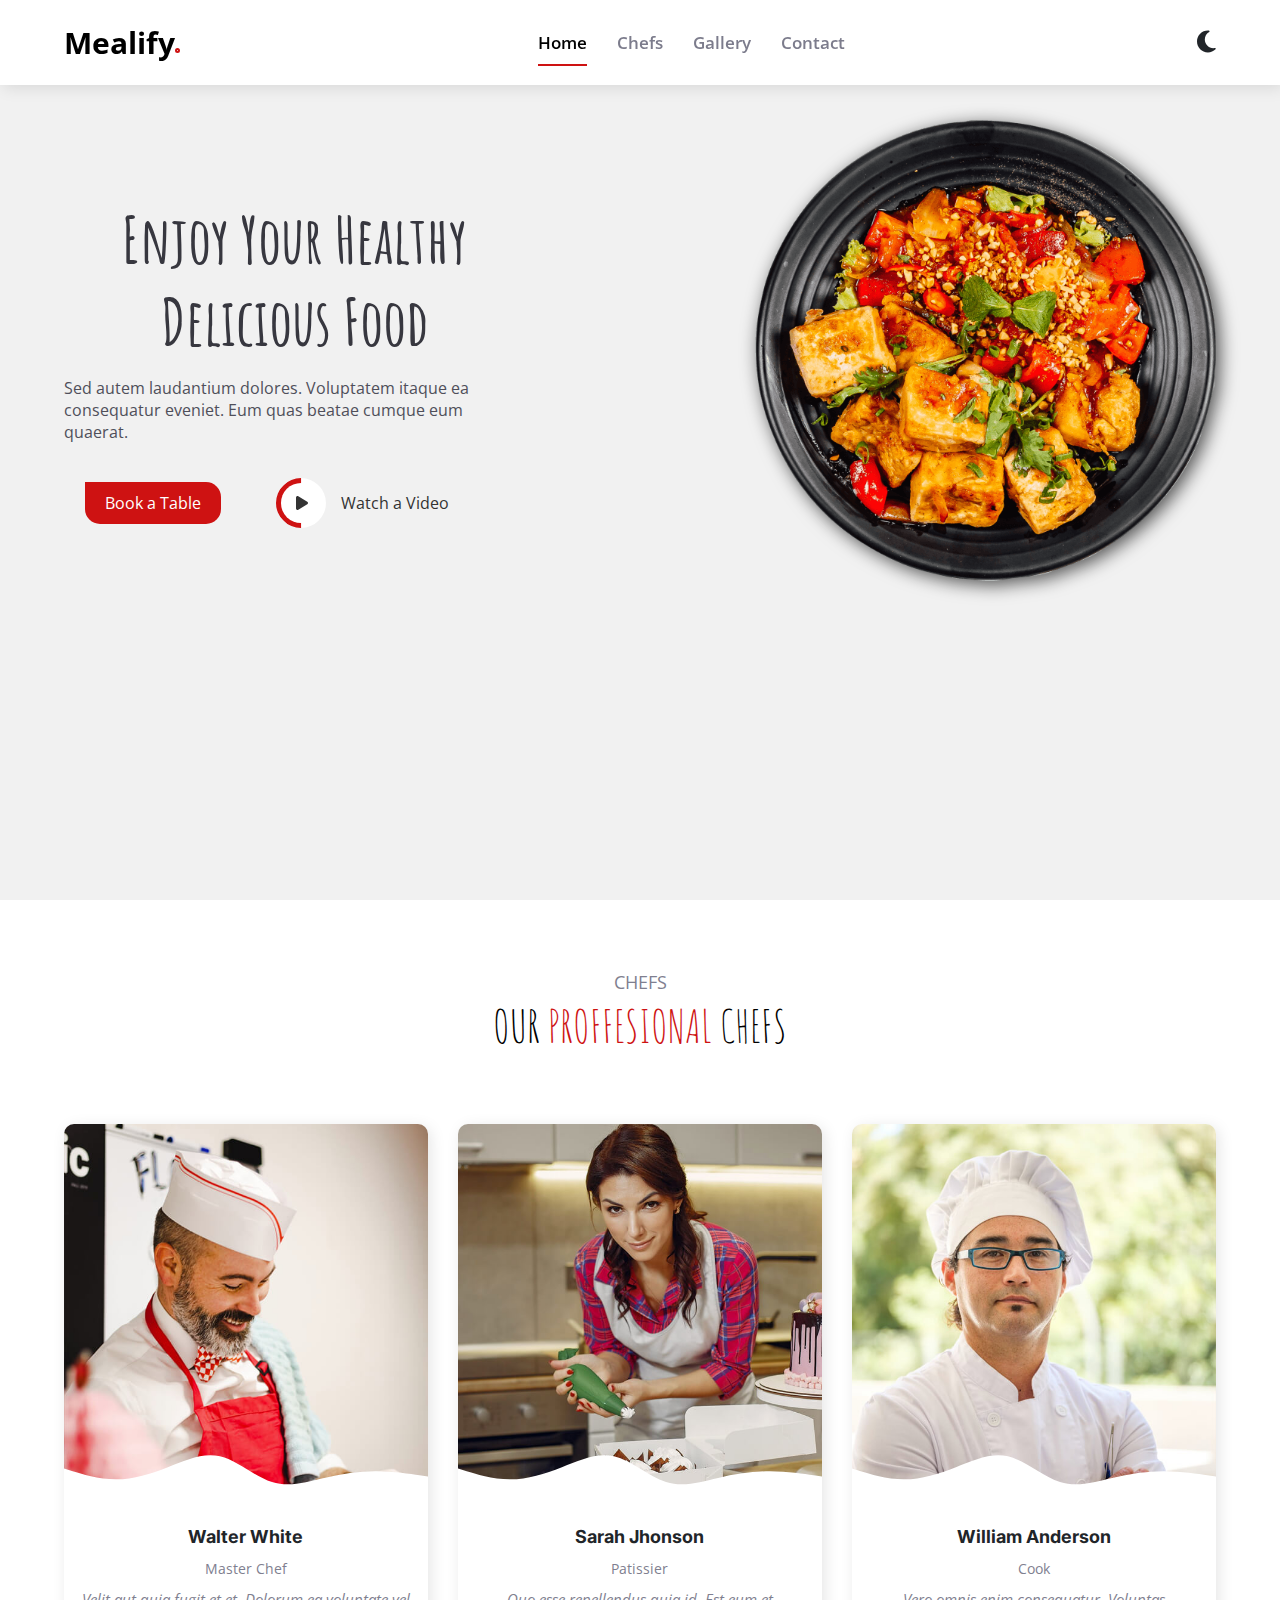
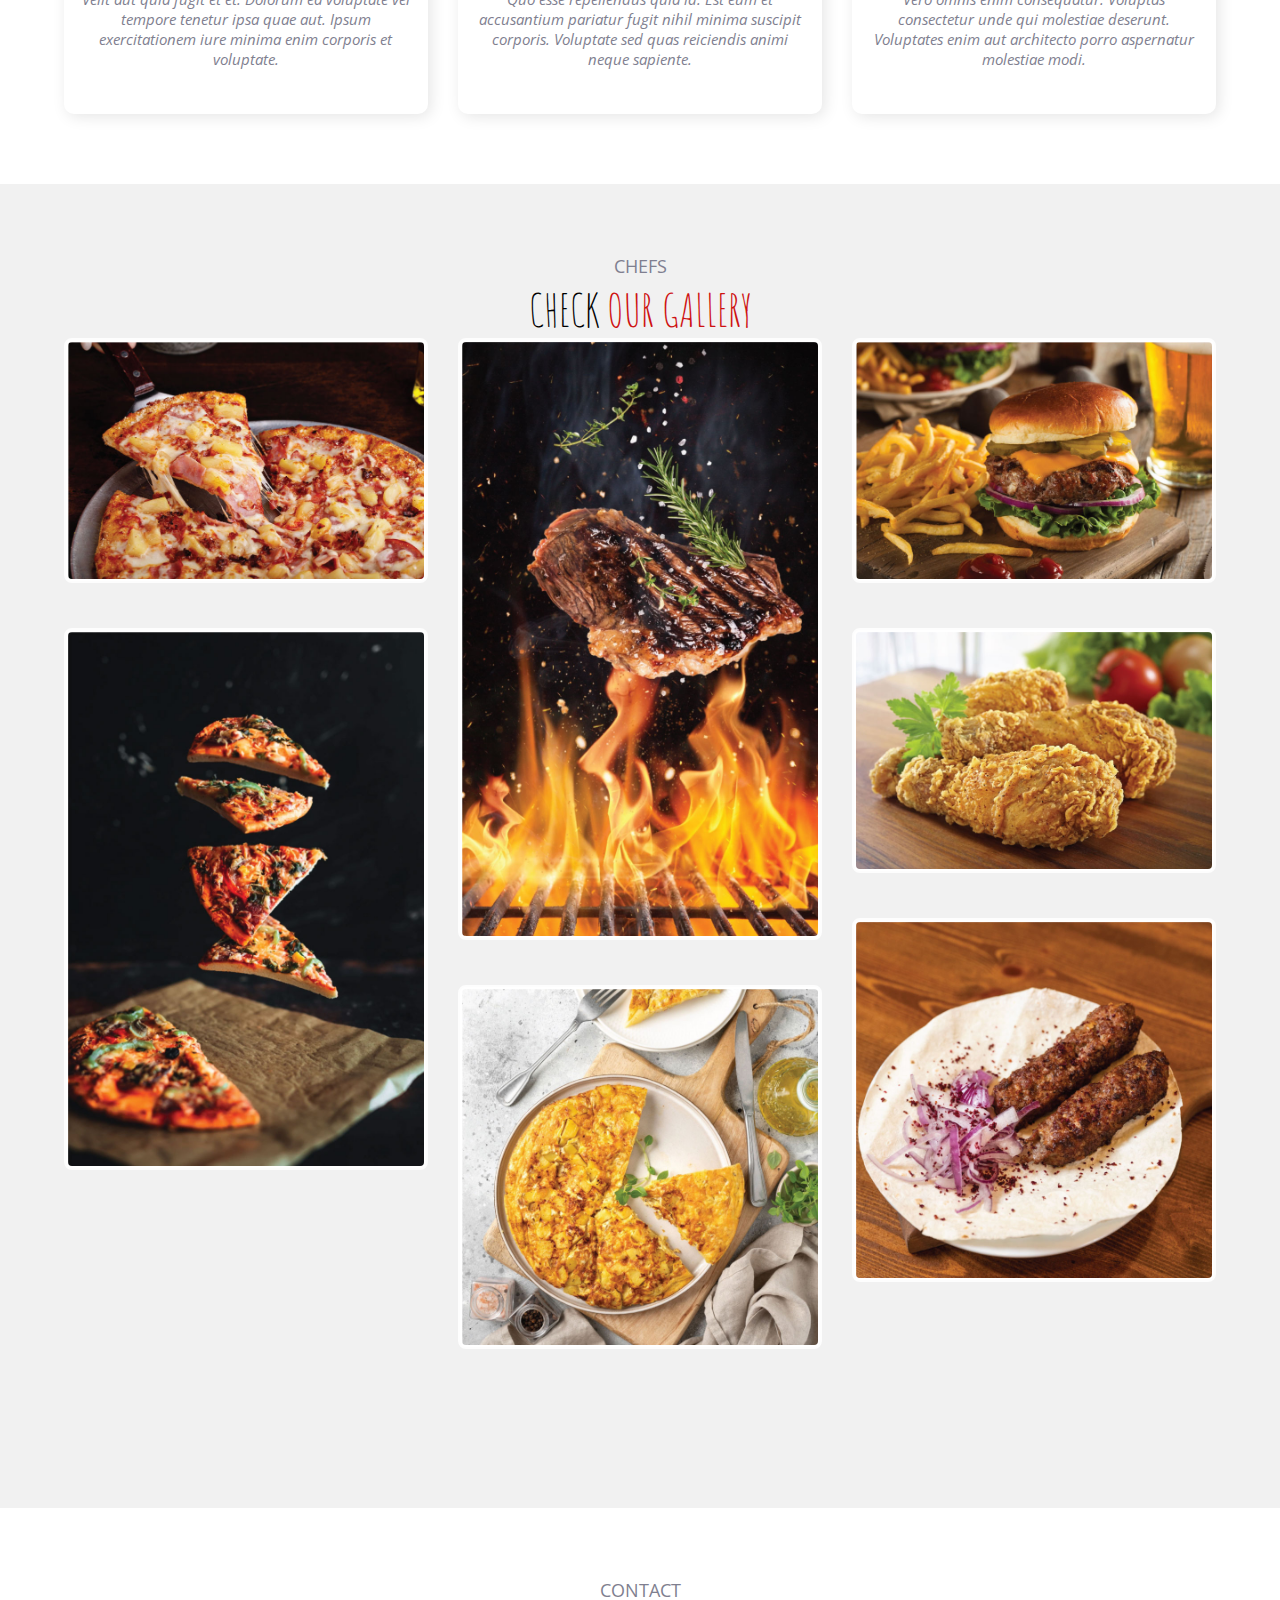
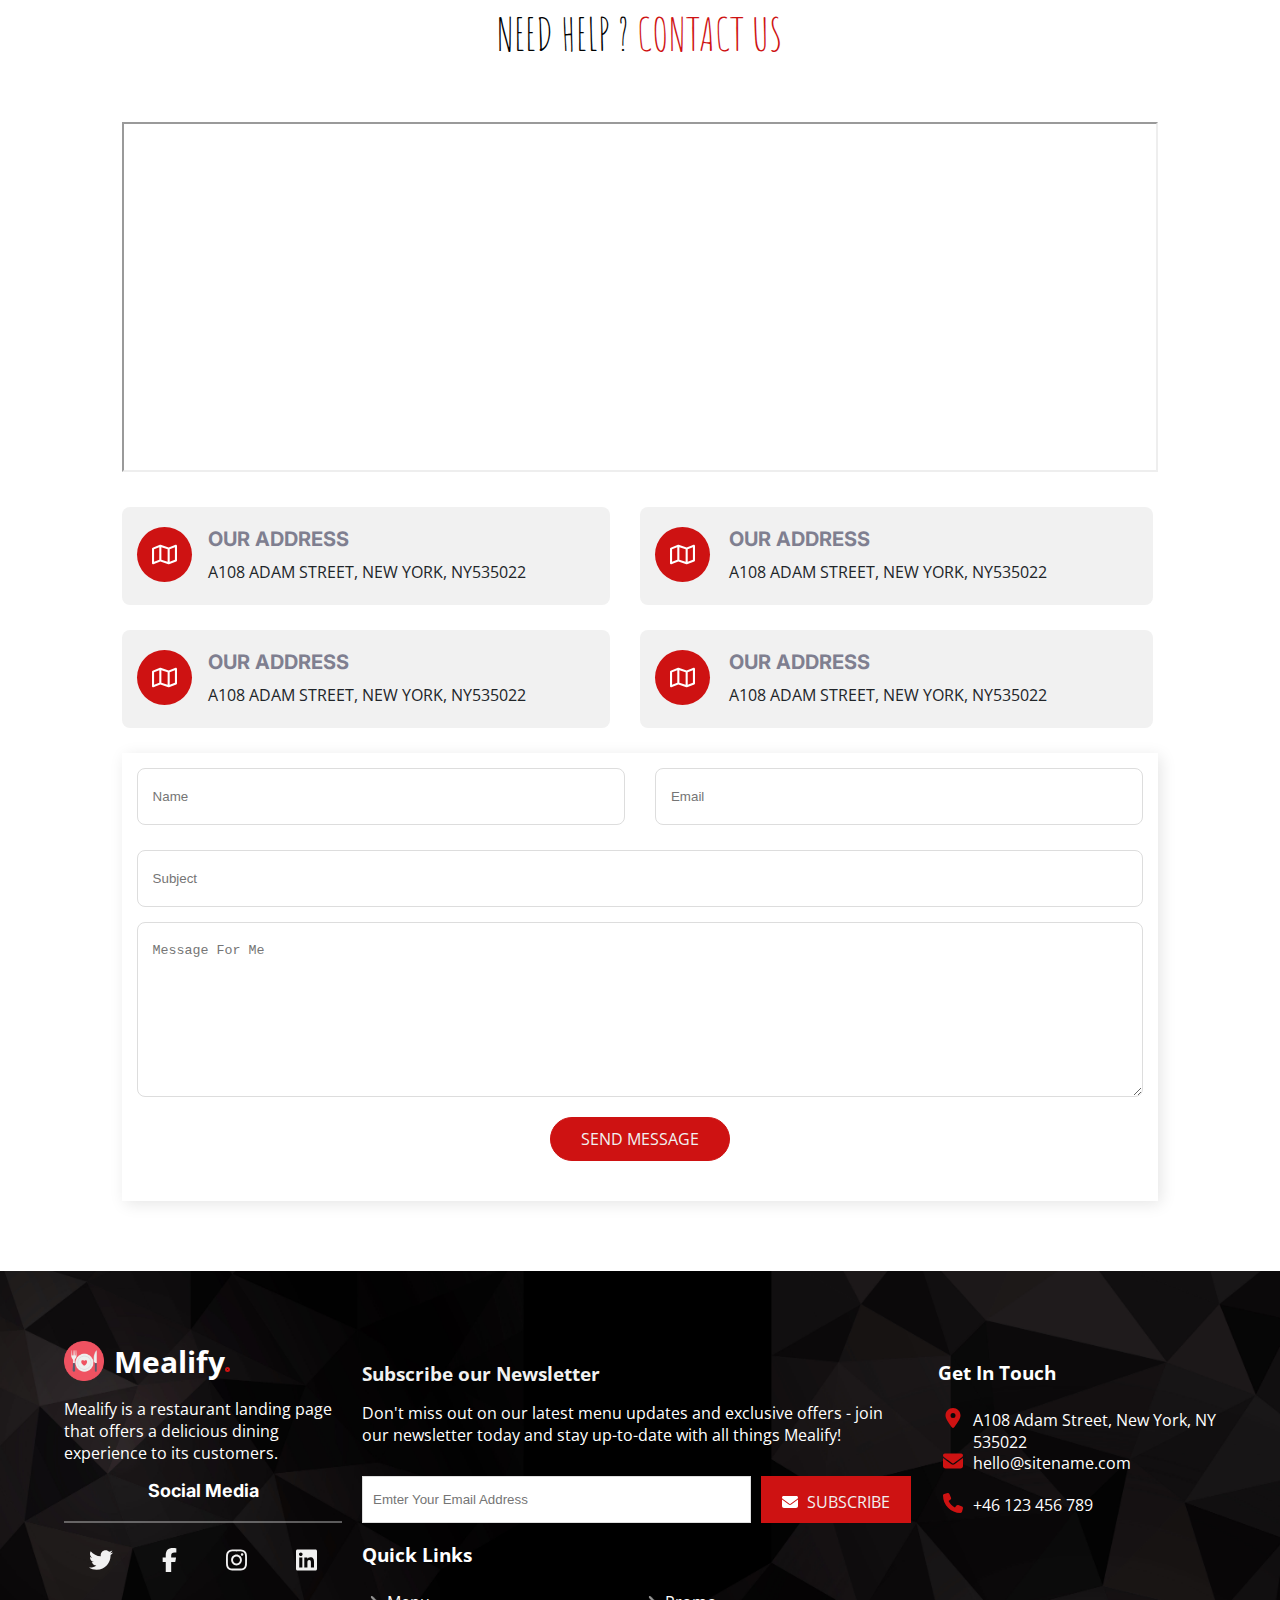
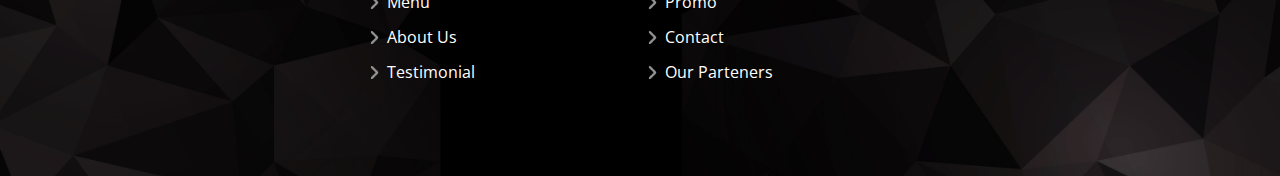
<file: index.html>
<!DOCTYPE html>
<html lang="en">
<head>
    <meta charset="UTF-8">
    <meta name="viewport" content="width=device-width, initial-scale=1.0">
    <title>Document</title>

    <!-- OpenSans Font -->
    <link rel="preconnect" href="https://fonts.googleapis.com">
    <link rel="preconnect" href="https://fonts.gstatic.com" crossorigin>
    <link href="https://fonts.googleapis.com/css2?family=Open+Sans:ital,wght@0,300..800;1,300..800&display=swap" rel="stylesheet">


    <!-- Amatic SC Font -->
    <link rel="preconnect" href="https://fonts.googleapis.com">
    <link rel="preconnect" href="https://fonts.gstatic.com" crossorigin>
    <link href="https://fonts.googleapis.com/css2?family=Amatic+SC:wght@400;700&family=Open+Sans:ital,wght@0,300..800;1,300..800&display=swap" rel="stylesheet">


    <!-- Inter Font -->
    <link rel="preconnect" href="https://fonts.googleapis.com">
    <link rel="preconnect" href="https://fonts.gstatic.com" crossorigin>
    <link href="https://fonts.googleapis.com/css2?family=Inter:wght@100..900&family=Open+Sans:ital,wght@0,300..800;1,300..800&display=swap" rel="stylesheet">

    
    <link rel="stylesheet" href="css/all.min.css">
    <link rel="stylesheet" href="css/main.css">
</head>
<body>



    <div class="navbar">
        <div class="container">
            <div class="contents">
                <div class="logo">
                    <h1>Mealify</h1>
                </div>
    
                <div class="icons">
                    <ul>
                        <li><a href="#" class="active">Home</a></li>
                        <li><a href="#">Chefs</a></li>
                        <li><a href="#">Gallery</a></li>
                        <li><a href="#contact">Contact</a></li>
                    </ul>
                </div>

                <div class="mode">
                    <a href="dark.html"><i class="fa-solid fa-moon"></i></a>
                </div>
            </div>
        </div>
    </div>





    <!-- --------------------- Start Proffesional Section --------------------- -->

    <div class="header">
        <div class="container">
            <div class="contents">
                <div class="content">
                    <h3>Enjoy Your Healthy</h3>
                    <h3>Delicious Food</h3>
                    <p>Sed autem laudantium dolores. Voluptatem itaque ea consequatur eveniet. Eum quas beatae cumque eum quaerat.</p>
                    <div class="links">
                        <a href="#">Book a Table</a>

                        <a href="#" class="vid">
                            <div class="icon">
                                <div class="border"></div>
                                <i class="fa-solid fa-play"></i>
                            </div>
                            Watch a Video
                        </a>
                    </div>
                </div>

                <div class="img">
                    <img src="image/hero-img.png" alt="The Header Image">
                </div>
            </div>
        </div>
    </div>

    <!-- --------------------- Start Proffesional Section --------------------- -->






    <!-- --------------------- Start Proffesional Section --------------------- -->

    <div class="proffesional">
        <div class="container">
            <div class="text">
                <h3>chefs</h3>
                <p>our <span> proffesional </span> chefs</p>
            </div>

            <div class="boxes">
                
                <div class="box">
                    <div class="image">
                        <div class="wave">
                            <img src="image/Chefs/team-shape (1).svg" alt="">
                        </div>
                        <img src="image/Chefs/chefs-1.jpg" style="z-index: 999;" alt="Image 1 For Our Chefs">
                    </div>
                    
                    <div class="content">
                        <h3>Walter White</h3>
                        <span>Master Chef</span>
                        <p>Velit aut quia fugit et et. Dolorum ea voluptate vel tempore tenetur ipsa quae aut. Ipsum exercitationem iure minima enim corporis et voluptate.</p>
                    </div>

                    <div class="links">
                        <a href="#" target="_self"><i class="fa-brands fa-twitter"></i></a>
                        <a href="#" target="_self"><i class="fa-brands fa-facebook-f"></i></a>
                        <a href="#" target="_self"><i class="fa-brands fa-instagram"></i></a>
                        <a href="#" target="_self"><i class="fa-brands fa-linkedin"></i></a>
                    </div>
                </div>
                
                <div class="box">
                    <div class="image">
                        <div class="wave">
                            <img src="image/Chefs/team-shape (1).svg" alt="">
                        </div>
                        <img src="image/Chefs/chefs-2.jpg" alt="Image 2 For Our Chefs">
                    </div>
                    
                    <div class="content">
                        <h3>Sarah Jhonson</h3>
                        <span>Patissier</span>
                        <p>Quo esse repellendus quia id. Est eum et accusantium pariatur fugit nihil minima suscipit corporis. Voluptate sed quas reiciendis animi neque sapiente.</p>
                    </div>

                    <div class="links">
                        <a href="#" target="_self"><i class="fa-brands fa-twitter"></i></a>
                        <a href="#" target="_self"><i class="fa-brands fa-facebook-f"></i></a>
                        <a href="#" target="_self"><i class="fa-brands fa-instagram"></i></a>
                        <a href="#" target="_self"><i class="fa-brands fa-linkedin"></i></a>
                    </div>
                </div>
        
                <div class="box">
                    <div class="image">
                        <div class="wave">
                            <img src="image/Chefs/team-shape (1).svg" alt="">
                        </div>
                        <img src="image/Chefs/chefs-3.jpg" alt="Image 3 For Our Chefs">
                    </div>
                    
                    <div class="content">
                        <h3>William Anderson</h3>
                        <span>Cook</span>
                        <p>Vero omnis enim consequatur. Voluptas consectetur unde qui molestiae deserunt. Voluptates enim aut architecto porro aspernatur molestiae modi.</p>
                    </div>

                    <div class="links">
                        <a href="#" target="_self"><i class="fa-brands fa-twitter"></i></a>
                        <a href="#" target="_self"><i class="fa-brands fa-facebook-f"></i></a>
                        <a href="#" target="_self"><i class="fa-brands fa-instagram"></i></a>
                        <a href="#" target="_self"><i class="fa-brands fa-linkedin"></i></a>
                    </div>
                </div>

            </div>
        </div>
    </div>

    <!-- --------------------- End Proffesional Section --------------------- -->



    <!-- --------------------- Start Gallery Section --------------------- -->

    <div class="gallery">
        <div class="container">
            <div class="text">
                <h3>chefs</h3>
                <p>check <span>our Gallery</span></p>
            </div>

            <div class="masonry-container">
                <div class="masonry-item">
                    <img src="image/Gallery/meal-1.jpg" alt="Image Number 1 For Gallery">
                    <div class="contents">
                        <div class="content">
                            <h2>Levitation pizza</h2>
                            <p>Levitation pizza on black background.</p>
                        </div>
                    </div>
                </div>
 
                <div class="masonry-item">
                    <img src="image/Gallery/meal-4.jpg" alt="Image Number 4 For Gallery">
                    <div class="contents">
                        <div class="content">
                            <h2>Levitation pizza</h2>
                            <p>Levitation pizza on black background.</p>
                        </div>
                    </div>
                </div>
                
                <div class="masonry-item">
                    <img src="image/Gallery/meal-2.jpg" alt="Image Number 2 For Gallery">
                    <div class="contents">
                        <div class="content">
                            <h2>Levitation pizza</h2>
                            <p>Levitation pizza on black background.</p>
                        </div>
                    </div>
                </div>

                <div class="masonry-item">
                    <img src="image/Gallery/meal-7.jpg" alt="Image Number 7 For Gallery">
                    <div class="contents">
                        <div class="content">
                            <h2>Levitation pizza</h2>
                            <p>Levitation pizza on black background.</p>
                        </div>
                    </div>
                </div>

                <div class="masonry-item">
                    <img src="image/Gallery/meal-3.jpg" alt="Image Number 3 For Gallery">
                    <div class="contents">
                        <div class="content">
                            <h2>Levitation pizza</h2>
                            <p>Levitation pizza on black background.</p>
                        </div>
                    </div>
                </div>

                <div class="masonry-item">
                    <img src="image/Gallery/meal-5.jpg" alt="Image Number 5 For Gallery">
                    <div class="contents">
                        <div class="content">
                            <h2>Levitation pizza</h2>
                            <p>Levitation pizza on black background.</p>
                        </div>
                    </div>
                </div>

                <div class="masonry-item">
                    <img src="image/Gallery/meal-6.jpg" alt="Image Number 6 For Gallery">
                    <div class="contents">
                        <div class="content">
                            <h2>Levitation pizza</h2>
                            <p>Levitation pizza on black background.</p>
                        </div>
                    </div>
                </div>
            </div>
        </div>
    </div>

    <!-- --------------------- End Gallery Section --------------------- -->



    <!-- --------------------- Start Contact Section --------------------- -->

    <div id="contact" class="contact">
        <div class="container">
            <div class="text">
                <h3>contact</h3>
                <p>Need Help ? <span>Contact Us</span></p>
            </div>

            <div class="main-content">
                <div class="map">
                    <iframe src="https://www.google.com/maps/embed?pb=!1m18!1m12!1m3!1d439.3390284155519!2d31.35624641328164!3d30.056027198664268!2m3!1f0!2f0!3f0!3m2!1i1024!2i768!4f13.1!3m3!1m2!1s0x14583dd85623eb1b%3A0x5f63abd1f07f8dea!2z2YXYtdmE2K3YqSDYp9mE2LbYsdin2KbYqCDYp9mE2LnYp9mF2Kku2YXZh9mGINi62YrYsSDYqtis2KfYsdmK2Kku2KvYp9mG!5e0!3m2!1sen!2seg!4v1711923029259!5m2!1sen!2seg" width="100%" height="350" style="border:1;" allowfullscreen="" loading="lazy" referrerpolicy="no-referrer-when-downgrade"></iframe>
                </div>

                <div class="info">
                    <div class="contents">
                        <div class="content con">
                            <div class="icon">
                                <i class="fa-regular fa-map"></i>
                            </div>
                            <div class="text">
                                <h3>Our Address</h3>
                                <p>A108 Adam Street, New York, NY535022</p>
                            </div>
                        </div>
                    </div>


                    <div class="contents">
                        <div class="content">
                            <div class="icon">
                                <i class="fa-regular fa-map"></i>
                            </div>
                            <div class="text">
                                <h3>Our Address</h3>
                                <p>A108 Adam Street, New York, NY535022

                                </p>
                            </div>
                        </div>
                    </div>


                    <div class="contents">
                        <div class="content con">
                            <div class="icon">
                                <i class="fa-regular fa-map"></i>
                            </div>
                            <div class="text">
                                <h3>Our Address</h3>
                                <p>A108 Adam Street, New York, NY535022</p>
                            </div>
                        </div>
                    </div>


                    <div class="contents">
                        <div class="content">
                            <div class="icon">
                                <i class="fa-regular fa-map"></i>
                            </div>
                            <div class="text">
                                <h3>Our Address</h3>
                                <p>A108 Adam Street, New York, NY535022</p>
                            </div>
                        </div>
                    </div>
                </div>



                <div class="form">
                    <form action="">
                        <div class="info">
                            <div class="name">
                                <input type="text" name="uName" id="Name" placeholder="Name">
                            </div>
    
                            <div class="email">
                                <input type="email" name="uEmail" id="Email" placeholder="Email">
                            </div>
                        </div>
                        <div class="sub">
                            <input type="text" name="uSub" id="Sum" placeholder="Subject">
                        </div>
                        <div class="msg">
                            <textarea name="Msg" id="uMsg" placeholder="Message For Me"></textarea>
                        </div>
    
                        <div class="link">
                            <a href="#">Send Message</a>
                        </div>
                    </form>
                </div>
            </div>

        </div>
    </div>

    <!-- --------------------- End Contact Section --------------------- -->



    <!-- --------------------- Start Information Section --------------------- -->

    <div class="information">
        <div class="container">

            <div class="contents">
                <div class="links">
                    <div class="head">
                        <div class="img">
                            <img src="image/favicon.png" alt="The Logo Of Website">
                        </div>
                        <h2>Mealify</h2>
                    </div>

                    <div class="taxt">
                        <p>Mealify is a restaurant landing page that offers a delicious dining experience to its customers.</p>
                    </div>

                    <div class="social">
                        <h3>Social Media</h3>
                        <div class="icons">
                            <a href="#" target="_self"><i class="fa-brands fa-twitter"></i></a>
                            <a href="#" target="_self"><i class="fa-brands fa-facebook-f"></i></a>
                            <a href="#" target="_self"><i class="fa-brands fa-instagram"></i></a>
                            <a href="#" target="_self"><i class="fa-brands fa-linkedin"></i></a>
                        </div>
                    </div>
                </div>




                <div class="main-info">
                    <div class="text">
                        <h3>Subscribe our Newsletter</h3>
                        <p>Don't miss out on our latest menu updates and exclusive offers - join our newsletter today and stay up-to-date with all things Mealify!</p>
                    </div>
                    <div class="form">
                        <form action="">
                            <input type="email" name="uEmail" id="Email" placeholder="Emter Your Email Address">

                            <div class="link">
                                <i class="fa-solid fa-envelope"></i>
                                <a href="#">Subscribe</a>
                            </div>
                        </form>
                    </div>
                    <div class="links">
                        <h3>Quick Links</h3>

                        <ul>
                            <li>
                                <div class="icon">
                                    <img src="image/arrow.png" alt="">
                                    <span>Menu</span>
                                </div>
                            </li>
                            <li>
                                <div class="icon">
                                    <img src="image/arrow.png " alt="">
                                    <span>Promo</span>
                                </div>
                            </li>
                            <li>
                                <div class="icon">
                                    <img src="image/arrow.png " alt="">
                                    <span>About Us</span>
                                </div>
                            </li>
                            <li>
                                <div class="icon">
                                    <img src="image/arrow.png " alt="">
                                    <span>Contact</span>
                                </div>
                            </li>
                            <li>
                                <div class="icon">
                                    <img src="image/arrow.png " alt="">
                                    <span>Testimonial</span>
                                </div>
                            </li>
                            <li>
                                <div class="icon">
                                    <img src="image/arrow.png " alt="">
                                    <span>Our Parteners</span>
                                </div>
                            </li>
                        </ul>
                    </div>
                </div>

                <div class="about">
                    <h3>Get In Touch</h3>

                    <div class="links">
                        <ul>
                            <li>
                                <div class="icon">
                                    <i class="fa-solid fa-location-dot"></i>
                                    <span>A108 Adam Street, New York, NY 535022</span>
                                </div>
                            </li>
                            <li>
                                <div class="icon">
                                    <i class="fa-solid fa-envelope"></i>
                                    <span>hello@sitename.com</span>
                                </div>
                            </li>
                            <li>
                                <div class="icon">
                                    <i class="fa-solid fa-phone"></i>
                                    <span>+46 123 456 789</span>
                                </div>
                            </li>
                        </ul>
                    </div>
                </div>
            </div>

        </div>
    </div>

    <!-- --------------------- End Information Section --------------------- -->




    <script src="js/all.min.js"></script>
</body>
</html>
</file>
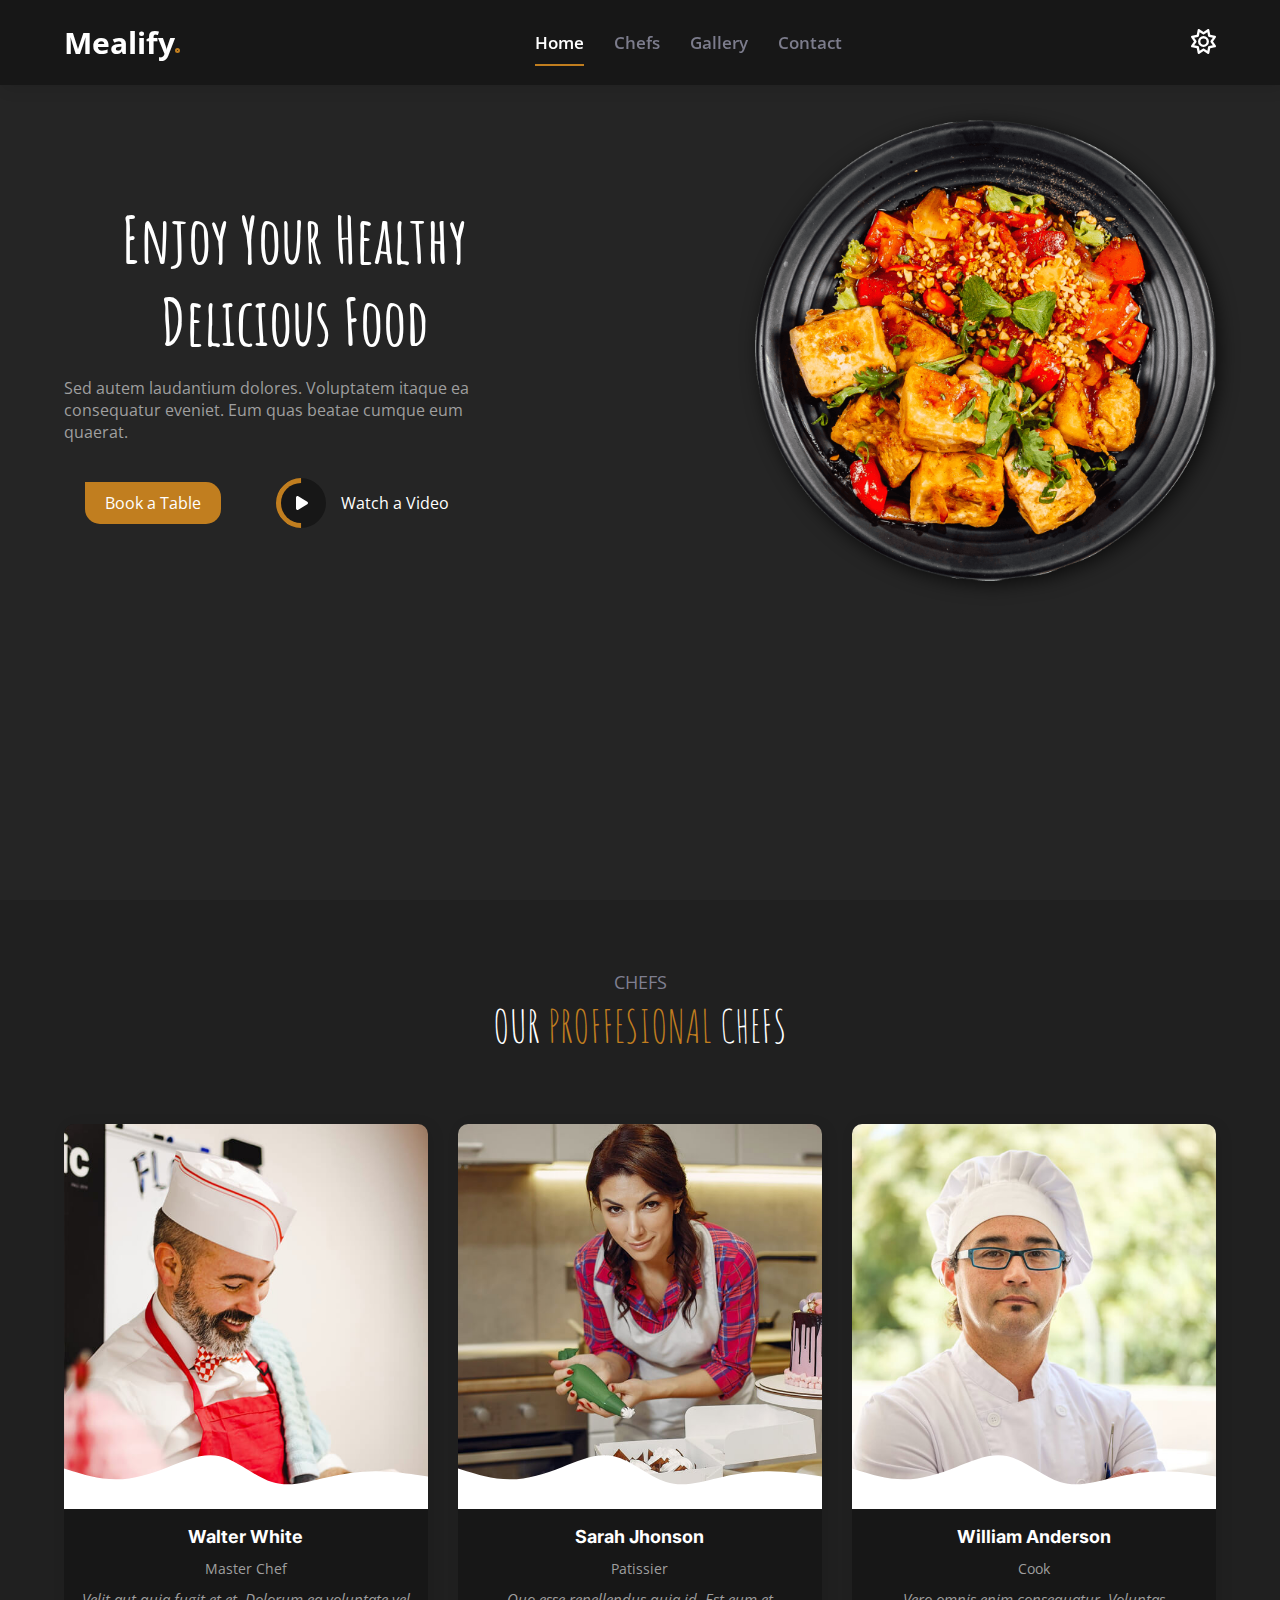
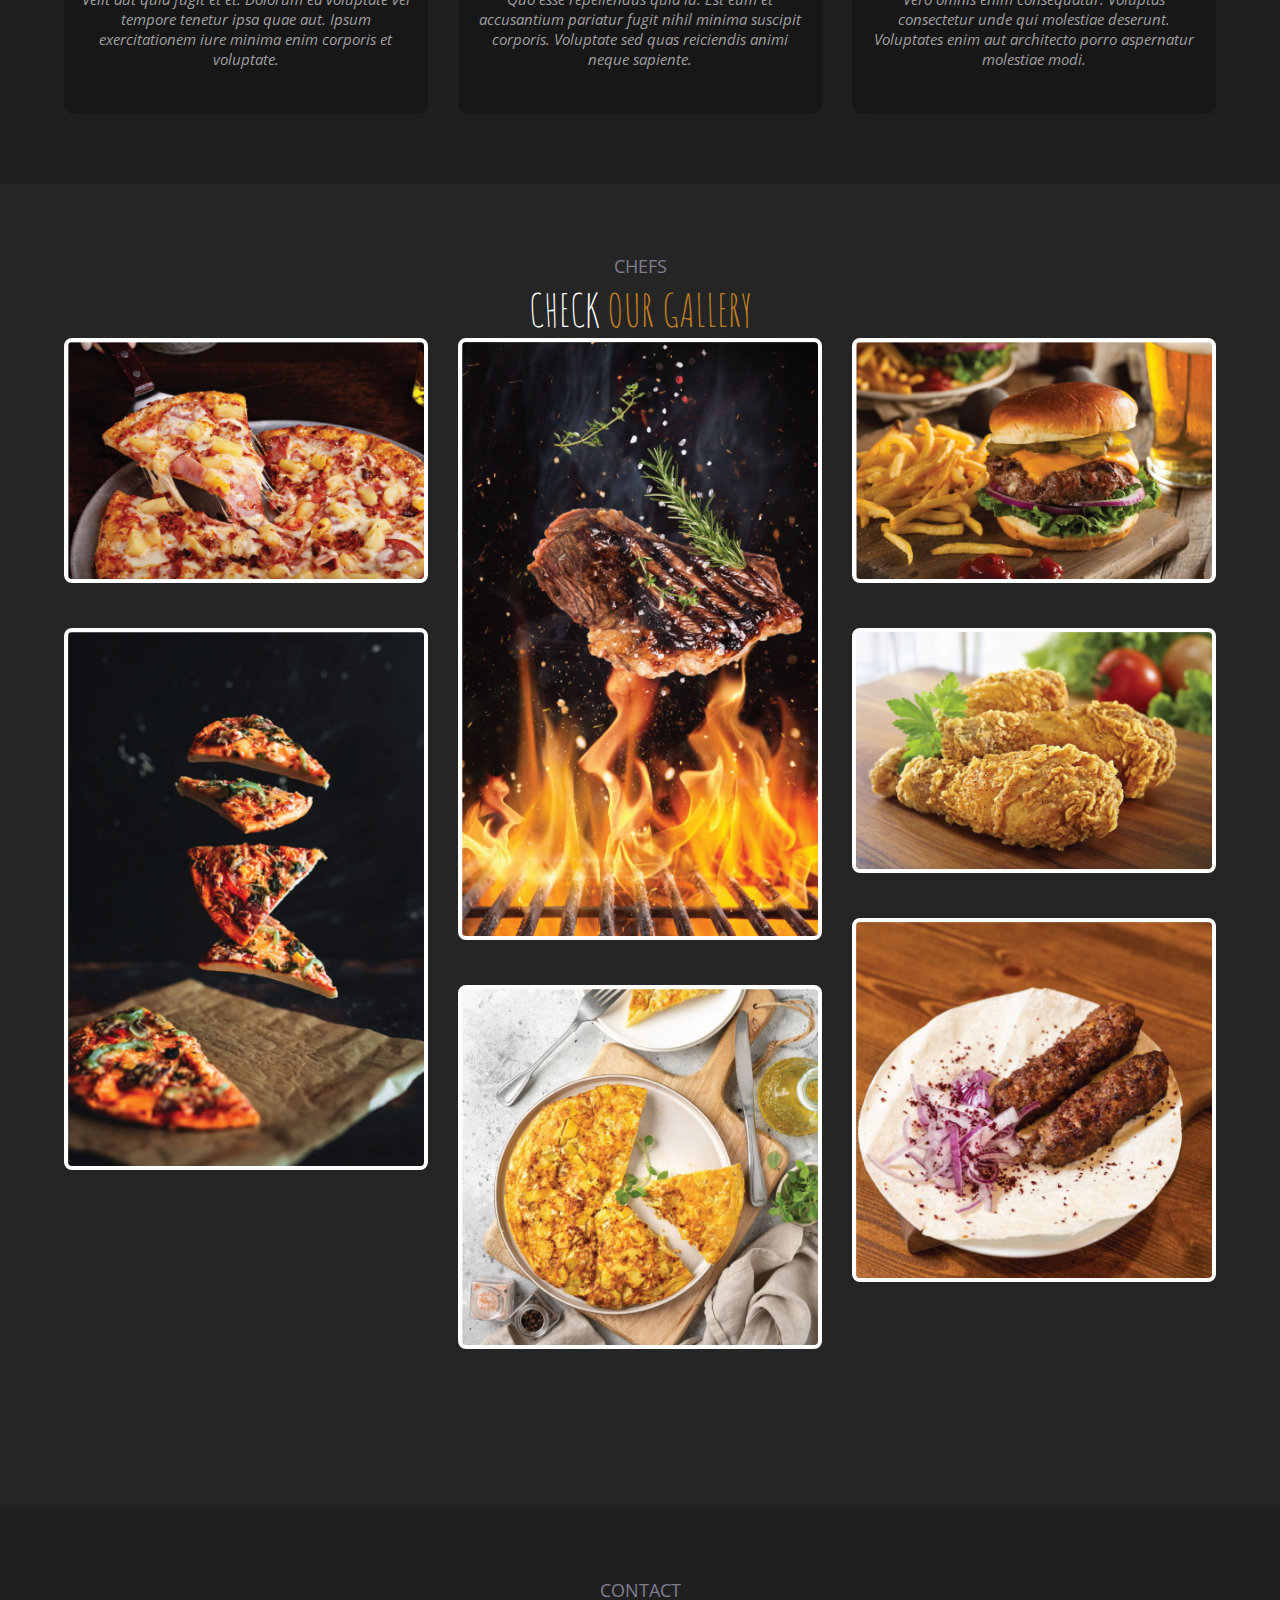
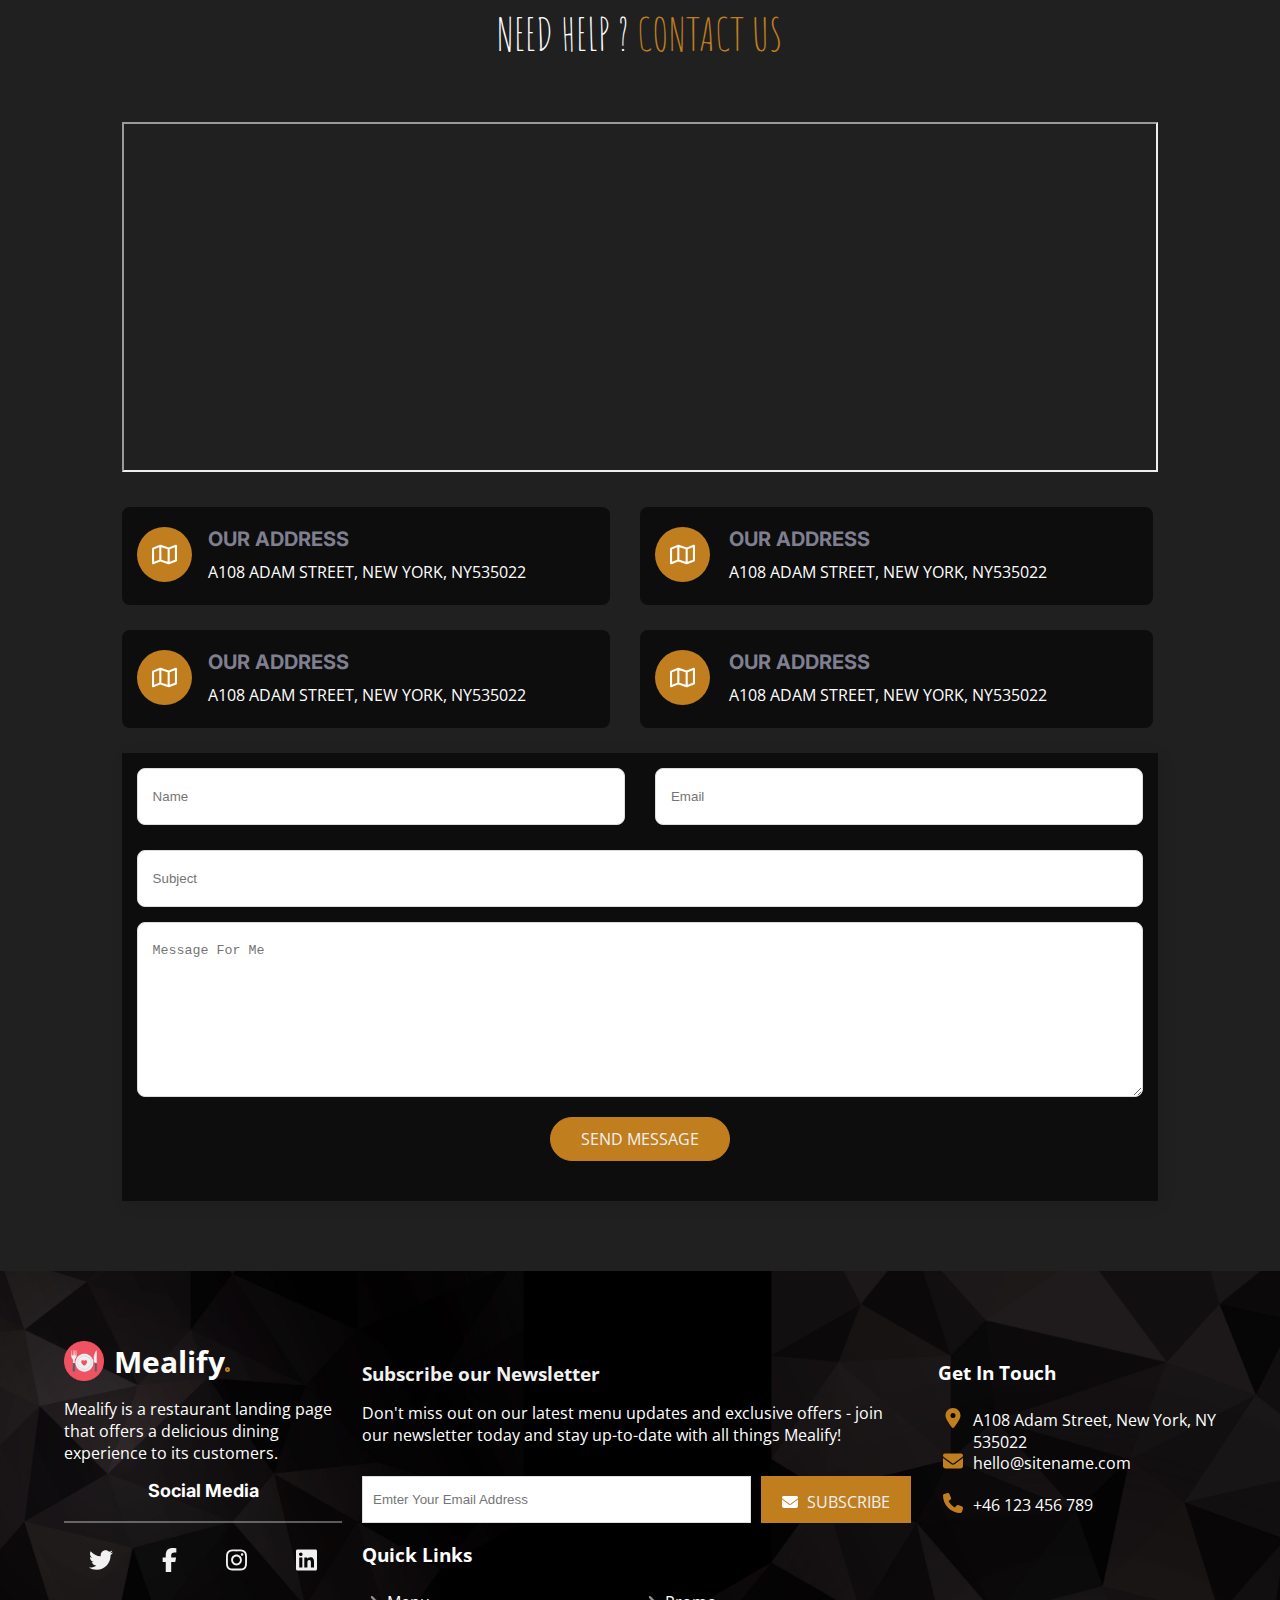
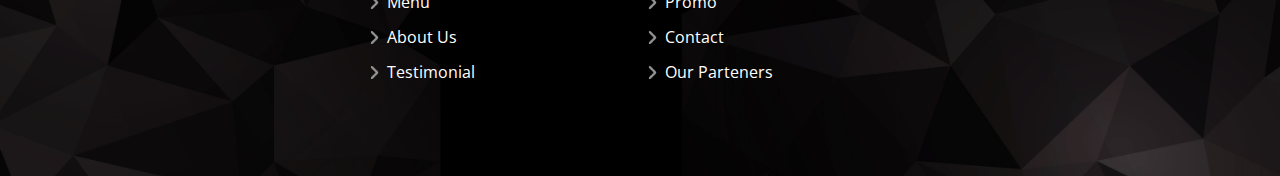
<file: dark.html>
<!DOCTYPE html>
<html lang="en">
<head>
    <meta charset="UTF-8">
    <meta name="viewport" content="width=device-width, initial-scale=1.0">
    <title>Document</title>

    <!-- OpenSans Font -->
    <link rel="preconnect" href="https://fonts.googleapis.com">
    <link rel="preconnect" href="https://fonts.gstatic.com" crossorigin>
    <link href="https://fonts.googleapis.com/css2?family=Open+Sans:ital,wght@0,300..800;1,300..800&display=swap" rel="stylesheet">


    <!-- Amatic SC Font -->
    <link rel="preconnect" href="https://fonts.googleapis.com">
    <link rel="preconnect" href="https://fonts.gstatic.com" crossorigin>
    <link href="https://fonts.googleapis.com/css2?family=Amatic+SC:wght@400;700&family=Open+Sans:ital,wght@0,300..800;1,300..800&display=swap" rel="stylesheet">


    <!-- Inter Font -->
    <link rel="preconnect" href="https://fonts.googleapis.com">
    <link rel="preconnect" href="https://fonts.gstatic.com" crossorigin>
    <link href="https://fonts.googleapis.com/css2?family=Inter:wght@100..900&family=Open+Sans:ital,wght@0,300..800;1,300..800&display=swap" rel="stylesheet">

    
    <link rel="stylesheet" href="css/all.min.css">
    <link rel="stylesheet" href="css/maindark.css">
</head>
<body>



    <div class="navbar">
        <div class="container">
            <div class="contents">
                <div class="logo">
                    <h1>Mealify</h1>
                </div>
    
                <div class="icons">
                    <ul>
                        <li><a href="#" class="active">Home</a></li>
                        <li><a href="#">Chefs</a></li>
                        <li><a href="#">Gallery</a></li>
                        <li><a href="#">Contact</a></li>
                    </ul>
                </div>

                <div class="mode">
                    <a href="index.html"><i class="fa-regular fa-sun"></i></a>
                </div>
            </div>
        </div>
    </div>





    <!-- --------------------- Start Proffesional Section --------------------- -->

    <div class="header">
        <div class="container">
            <div class="contents">
                <div class="content">
                    <h3>Enjoy Your Healthy</h3>
                    <h3>Delicious Food</h3>
                    <p>Sed autem laudantium dolores. Voluptatem itaque ea consequatur eveniet. Eum quas beatae cumque eum quaerat.</p>
                    <div class="links">
                        <a href="#">Book a Table</a>

                        <a href="#" class="vid">
                            <div class="icon">
                                <div class="border"></div>
                                <i class="fa-solid fa-play"></i>
                            </div>
                            Watch a Video
                        </a>
                    </div>
                </div>

                <div class="img">
                    <img src="image/hero-img.png" alt="The Header Image">
                </div>
            </div>
        </div>
    </div>

    <!-- --------------------- Start Proffesional Section --------------------- -->






    <!-- --------------------- Start Proffesional Section --------------------- -->

    <div class="proffesional">
        <div class="container">
            <div class="text">
                <h3>chefs</h3>
                <p>our <span> proffesional </span> chefs</p>
            </div>

            <div class="boxes">
                
                <div class="box">
                    <div class="image">
                        <div class="wave">
                            <img src="image/Chefs/team-shape.svg" alt="">
                        </div>
                        <img src="image/Chefs/chefs-1.jpg" style="z-index: 999;" alt="Image 1 For Our Chefs">
                    </div>
                    
                    <div class="content">
                        <h3>Walter White</h3>
                        <span>Master Chef</span>
                        <p>Velit aut quia fugit et et. Dolorum ea voluptate vel tempore tenetur ipsa quae aut. Ipsum exercitationem iure minima enim corporis et voluptate.</p>
                    </div>

                    <div class="links">
                        <a href="#" target="_self"><i class="fa-brands fa-twitter"></i></a>
                        <a href="#" target="_self"><i class="fa-brands fa-facebook-f"></i></a>
                        <a href="#" target="_self"><i class="fa-brands fa-instagram"></i></a>
                        <a href="#" target="_self"><i class="fa-brands fa-linkedin"></i></a>
                    </div>
                </div>
                
                <div class="box">
                    <div class="image">
                        <div class="wave">
                            <img src="image/Chefs/team-shape (1).svg" alt="">
                        </div>
                        <img src="image/Chefs/chefs-2.jpg" alt="Image 2 For Our Chefs">
                    </div>
                    
                    <div class="content">
                        <h3>Sarah Jhonson</h3>
                        <span>Patissier</span>
                        <p>Quo esse repellendus quia id. Est eum et accusantium pariatur fugit nihil minima suscipit corporis. Voluptate sed quas reiciendis animi neque sapiente.</p>
                    </div>

                    <div class="links">
                        <a href="#" target="_self"><i class="fa-brands fa-twitter"></i></a>
                        <a href="#" target="_self"><i class="fa-brands fa-facebook-f"></i></a>
                        <a href="#" target="_self"><i class="fa-brands fa-instagram"></i></a>
                        <a href="#" target="_self"><i class="fa-brands fa-linkedin"></i></a>
                    </div>
                </div>
        
                <div class="box">
                    <div class="image">
                        <div class="wave">
                            <img src="image/Chefs/team-shape (1).svg" alt="">
                        </div>
                        <img src="image/Chefs/chefs-3.jpg" alt="Image 3 For Our Chefs">
                    </div>
                    
                    <div class="content">
                        <h3>William Anderson</h3>
                        <span>Cook</span>
                        <p>Vero omnis enim consequatur. Voluptas consectetur unde qui molestiae deserunt. Voluptates enim aut architecto porro aspernatur molestiae modi.</p>
                    </div>

                    <div class="links">
                        <a href="#" target="_self"><i class="fa-brands fa-twitter"></i></a>
                        <a href="#" target="_self"><i class="fa-brands fa-facebook-f"></i></a>
                        <a href="#" target="_self"><i class="fa-brands fa-instagram"></i></a>
                        <a href="#" target="_self"><i class="fa-brands fa-linkedin"></i></a>
                    </div>
                </div>

            </div>
        </div>
    </div>

    <!-- --------------------- End Proffesional Section --------------------- -->



    <!-- --------------------- Start Gallery Section --------------------- -->

    <div class="gallery">
        <div class="container">
            <div class="text">
                <h3>chefs</h3>
                <p>check <span>our Gallery</span></p>
            </div>

            <div class="masonry-container">
                <div class="masonry-item">
                    <img src="image/Gallery/meal-1.jpg" alt="Image Number 1 For Gallery">
                    <div class="contents">
                        <div class="content">
                            <h2>Levitation pizza</h2>
                            <p>Levitation pizza on black background.</p>
                        </div>
                    </div>
                </div>
 
                <div class="masonry-item">
                    <img src="image/Gallery/meal-4.jpg" alt="Image Number 4 For Gallery">
                    <div class="contents">
                        <div class="content">
                            <h2>Levitation pizza</h2>
                            <p>Levitation pizza on black background.</p>
                        </div>
                    </div>
                </div>
                
                <div class="masonry-item">
                    <img src="image/Gallery/meal-2.jpg" alt="Image Number 2 For Gallery">
                    <div class="contents">
                        <div class="content">
                            <h2>Levitation pizza</h2>
                            <p>Levitation pizza on black background.</p>
                        </div>
                    </div>
                </div>

                <div class="masonry-item">
                    <img src="image/Gallery/meal-7.jpg" alt="Image Number 7 For Gallery">
                    <div class="contents">
                        <div class="content">
                            <h2>Levitation pizza</h2>
                            <p>Levitation pizza on black background.</p>
                        </div>
                    </div>
                </div>

                <div class="masonry-item">
                    <img src="image/Gallery/meal-3.jpg" alt="Image Number 3 For Gallery">
                    <div class="contents">
                        <div class="content">
                            <h2>Levitation pizza</h2>
                            <p>Levitation pizza on black background.</p>
                        </div>
                    </div>
                </div>

                <div class="masonry-item">
                    <img src="image/Gallery/meal-5.jpg" alt="Image Number 5 For Gallery">
                    <div class="contents">
                        <div class="content">
                            <h2>Levitation pizza</h2>
                            <p>Levitation pizza on black background.</p>
                        </div>
                    </div>
                </div>

                <div class="masonry-item">
                    <img src="image/Gallery/meal-6.jpg" alt="Image Number 6 For Gallery">
                    <div class="contents">
                        <div class="content">
                            <h2>Levitation pizza</h2>
                            <p>Levitation pizza on black background.</p>
                        </div>
                    </div>
                </div>
            </div>
        </div>
    </div>

    <!-- --------------------- End Gallery Section --------------------- -->



    <!-- --------------------- Start Contact Section --------------------- -->

    <div class="contact">
        <div class="container">
            <div class="text">
                <h3>contact</h3>
                <p>Need Help ? <span>Contact Us</span></p>
            </div>

            <div class="main-content">
                <div class="map">
                    <iframe src="https://www.google.com/maps/embed?pb=!1m18!1m12!1m3!1d439.3390284155519!2d31.35624641328164!3d30.056027198664268!2m3!1f0!2f0!3f0!3m2!1i1024!2i768!4f13.1!3m3!1m2!1s0x14583dd85623eb1b%3A0x5f63abd1f07f8dea!2z2YXYtdmE2K3YqSDYp9mE2LbYsdin2KbYqCDYp9mE2LnYp9mF2Kku2YXZh9mGINi62YrYsSDYqtis2KfYsdmK2Kku2KvYp9mG!5e0!3m2!1sen!2seg!4v1711923029259!5m2!1sen!2seg" width="100%" height="350" style="border:1;" allowfullscreen="" loading="lazy" referrerpolicy="no-referrer-when-downgrade"></iframe>
                </div>

                <div class="info">
                    <div class="contents">
                        <div class="content con">
                            <div class="icon">
                                <i class="fa-regular fa-map"></i>
                            </div>
                            <div class="text">
                                <h3>Our Address</h3>
                                <p>A108 Adam Street, New York, NY535022</p>
                            </div>
                        </div>
                    </div>


                    <div class="contents">
                        <div class="content">
                            <div class="icon">
                                <i class="fa-regular fa-map"></i>
                            </div>
                            <div class="text">
                                <h3>Our Address</h3>
                                <p>A108 Adam Street, New York, NY535022

                                </p>
                            </div>
                        </div>
                    </div>


                    <div class="contents">
                        <div class="content con">
                            <div class="icon">
                                <i class="fa-regular fa-map"></i>
                            </div>
                            <div class="text">
                                <h3>Our Address</h3>
                                <p>A108 Adam Street, New York, NY535022</p>
                            </div>
                        </div>
                    </div>


                    <div class="contents">
                        <div class="content">
                            <div class="icon">
                                <i class="fa-regular fa-map"></i>
                            </div>
                            <div class="text">
                                <h3>Our Address</h3>
                                <p>A108 Adam Street, New York, NY535022</p>
                            </div>
                        </div>
                    </div>
                </div>



                <div class="form">
                    <form action="">
                        <div class="info">
                            <div class="name">
                                <input type="text" name="uName" id="Name" placeholder="Name">
                            </div>
    
                            <div class="email">
                                <input type="email" name="uEmail" id="Email" placeholder="Email">
                            </div>
                        </div>
                        <div class="sub">
                            <input type="text" name="uSub" id="Sum" placeholder="Subject">
                        </div>
                        <div class="msg">
                            <textarea name="Msg" id="uMsg" placeholder="Message For Me"></textarea>
                        </div>
    
                        <div class="link">
                            <a href="#">Send Message</a>
                        </div>
                    </form>
                </div>
            </div>

        </div>
    </div>

    <!-- --------------------- End Contact Section --------------------- -->



    <!-- --------------------- Start Information Section --------------------- -->

    <div class="information">
        <div class="container">

            <div class="contents">
                <div class="links">
                    <div class="head">
                        <div class="img">
                            <img src="image/favicon.png" alt="The Logo Of Website">
                        </div>
                        <h2>Mealify</h2>
                    </div>

                    <div class="taxt">
                        <p>Mealify is a restaurant landing page that offers a delicious dining experience to its customers.</p>
                    </div>

                    <div class="social">
                        <h3>Social Media</h3>
                        <div class="icons">
                            <a href="#" target="_self"><i class="fa-brands fa-twitter"></i></a>
                            <a href="#" target="_self"><i class="fa-brands fa-facebook-f"></i></a>
                            <a href="#" target="_self"><i class="fa-brands fa-instagram"></i></a>
                            <a href="#" target="_self"><i class="fa-brands fa-linkedin"></i></a>
                        </div>
                    </div>
                </div>




                <div class="main-info">
                    <div class="text">
                        <h3>Subscribe our Newsletter</h3>
                        <p>Don't miss out on our latest menu updates and exclusive offers - join our newsletter today and stay up-to-date with all things Mealify!</p>
                    </div>
                    <div class="form">
                        <form action="">
                            <input type="email" name="uEmail" id="Email" placeholder="Emter Your Email Address">

                            <div class="link">
                                <i class="fa-solid fa-envelope"></i>
                                <a href="#">Subscribe</a>
                            </div>
                        </form>
                    </div>
                    <div class="links">
                        <h3>Quick Links</h3>

                        <ul>
                            <li>
                                <div class="icon">
                                    <img src="image/arrow.png" alt="">
                                    <span>Menu</span>
                                </div>
                            </li>
                            <li>
                                <div class="icon">
                                    <img src="image/arrow.png " alt="">
                                    <span>Promo</span>
                                </div>
                            </li>
                            <li>
                                <div class="icon">
                                    <img src="image/arrow.png " alt="">
                                    <span>About Us</span>
                                </div>
                            </li>
                            <li>
                                <div class="icon">
                                    <img src="image/arrow.png " alt="">
                                    <span>Contact</span>
                                </div>
                            </li>
                            <li>
                                <div class="icon">
                                    <img src="image/arrow.png " alt="">
                                    <span>Testimonial</span>
                                </div>
                            </li>
                            <li>
                                <div class="icon">
                                    <img src="image/arrow.png " alt="">
                                    <span>Our Parteners</span>
                                </div>
                            </li>
                        </ul>
                    </div>
                </div>






                <div class="about">
                    <h3>Get In Touch</h3>

                    <div class="links">
                        <ul>
                            <li>
                                <div class="icon">
                                    <i class="fa-solid fa-location-dot"></i>
                                    <span>A108 Adam Street, New York, NY 535022</span>
                                </div>
                            </li>
                            <li>
                                <div class="icon">
                                    <i class="fa-solid fa-envelope"></i>
                                    <span>hello@sitename.com</span>
                                </div>
                            </li>
                            <li>
                                <div class="icon">
                                    <i class="fa-solid fa-phone"></i>
                                    <span>+46 123 456 789</span>
                                </div>
                            </li>
                        </ul>
                    </div>
                </div>
            </div>

        </div>
    </div>

    <!-- --------------------- End Information Section --------------------- -->




    <script src="js/all.min.js"></script>
</body>
</html>
</file>
<file: css/main.css>
/* --------------------- Start Main Rule --------------------- */

*  {
    box-sizing: border-box;
}

html {
    scroll-behavior: smooth;
}

body {
    margin: 0;
    padding: 0;
    font-family: "Inter", sans-serif;
    font-family: "Amatic SC", sans-serif;
    font-family: "Open Sans", sans-serif;
}

body::selection {
    background-color: #CE1212;
    color: #f6f6f6;
}

.container {
    margin: auto;
    width: 90%;
}

/* --------------------- End Main Rule --------------------- */






/* --------------------- Start NavBar Section --------------------- */

.navbar {
    padding: 15px  0;
    position: fixed;
    top: 0;
    left: 0;
    right: 0;;;
    background-color: #fff;
    box-shadow: 3px 3px 15px 0 rgba(0, 0, 0, 0.1);
    z-index: 99999;
}

.navbar .container .contents{
    display: flex;;
    justify-content: space-between;
    align-items: center;
}


.navbar .container .contents .logo h1 {
    margin: 0;
    font-size: 30px;
    font-weight: 700;
    position: relative
}

.navbar .container .contents .logo h1::after {
    content: "";
    position: absolute;
    width: 1px;
    height: 1px;
    border: 2px solid #CE1212;
    border-radius: 50%;
    bottom: 10px;
}

.navbar .container .contents .icons ul {
    display: flex;
    justify-content: center;
    align-items: center;
    list-style: none;
}

.navbar .container .contents .icons ul li {
    margin-right: 30px;
}

.navbar .container .contents .icons ul li a {
    text-decoration: none;
    color: rgb(124, 124, 140);
    font-size: 17px;
    font-weight: 600;
    font-family: "Open Sans", sans-serif;
    transition: all 0.5s linear;
}

.navbar .container .contents .icons ul li a:hover,
.navbar .container .contents .icons ul li a.active {
    color: #000;
    padding-bottom: 10px;
    border-bottom: 2px solid #ce1212;
}

.navbar .container .contents .icons ul li a.active {
    padding-bottom: 10px;
    border-bottom: 2px solid #ce1212;
}

.navbar .container .contents .mode a {
    color: #212529;
}

.navbar .container .contents .mode a svg {
    font-size: 25px;
    font-weight: 900;
}



@media (min-width: 15px) and  (max-width: 768px) {

    .navbar .container .contents .icons {
        display: none;
    }

}


/* --------------------- End NavBar Section --------------------- */






/* --------------------- Start Header Section --------------------- */

.header {
    padding: 120px 0;
    min-height: 130vh;
    background-color: #f1f1f1;
}

@media (min-width: 15px) {
    .header .container .contents {
        display: flex;
        flex-direction: column;
        justify-content: flex-start;
        align-items: center;
    }
    
    .header .container .contents .content {
        width: 100%;
        order: 1;
    }
    
    .header .container .contents .content h3 {
        text-align: center;
        color: #37373f;
        font-family: "Amatic SC", sans-serif;
        font-size: 65px;;
        font-weight: 700;
        margin: 0;
    }
    
    .header .container .contents .content p {
        color: #4f4f5a;
        font-family: "Open Sans", sans-serif;
        font-size: 16px;;
        font-weight: 400;
        margin: 15px 0;
    }

    .header .container .contents .content .links {
        display: flex;
        align-items: center;
        justify-content: center;
        margin-top: 25px;
    }

    .header .container .contents .content .links a {
        margin-right: 35px;
        text-decoration: none;
        padding: 10px 20px;
        transition: all 0.2s linear;
    }
    
    .header .container .contents .content .links a:nth-of-type(1) {
        color: #fff;
        background-color: #ce1212;;
        border-radius: 15px;
        border-top-left-radius: 0;
    }
    
    .header .container .contents .content .links a:nth-of-type(1):hover {
        background-color: rgba(206, 18, 18, 0.8);;
    }

    .header .container .contents .content .links a.vid {
        display: flex;
        align-items: center;
        justify-content: flex-start;
        color: #333;
        transition: all 0.2s linear;
    }

    .header .container .contents .content .links a.vid:hover {
        color: #ce1212;
    }

    .header .container .contents .content .links a.vid .icon {
        position: relative;
    }

    .header .container .contents .content .links a.vid .icon .border {
        padding: 20px;
        width: 20px;
        height: 20px;
        margin-right: 15px;
        border: 5px solid;
        background-color: #fff;
        border-color: #CE1212 transparent transparent #ce1212;
        transform: rotate(-45deg);
        border-radius: 50%;
    }

    .header .container .contents .content .links a.vid .icon svg {
        position: absolute;
        top: 17px;
        left: 20px;
    }

    .header .container .contents .img {
        width: 100%;
        order: -1;
        margin-bottom: 30px;
    }
    
    .header .container .contents .img img {
        width: 100%;
        filter: drop-shadow(4px 4px 9px #000a);
    }
    
    .header .container .contents .img img:hover {
        animation: moveImage 1s infinite;
    }

    @keyframes moveImage {
        0% {
            transform: translate(1px, 1px) rotate(0deg);
        }
        10% {
            transform: translate(2px, 2px) rotate(2deg);   
        }
        20% {
            transform: translate(-2px, -2px) rotate(-2deg);
        }
        30% {
            transform: translate(-1px, -1px) rotate(0deg);
        }
        40% {
            transform: translate(0, 0) rotate(-2deg);
        }
        50% {
            transform: translate(1px, 1px) rotate(2deg);
        }
        60% {
            transform: translate(2px, 2px) rotate(0deg);
        }
        70% {
            transform: translate(-2px, -2px) rotate(2deg);
        }
        80% {
            transform: translate(-1px, -1px) rotate(-2deg);
        }
        90% {
            transform: translate(0, 0) rotate(2deg);
        }
        100% {
            transform: translate(2px, 2px);
        }
    }

}

@media (min-width: 992px) { 

    .header {
        min-height: 100vh;
    }

    .header .container .contents {
        display: flex;
        flex-direction: row;
        justify-content: space-between;
        align-items: center;
    }
    
    .header .container .contents .content {
        width: 40%;
        order: 1;
    }
    
    .header .container .contents .img {
        width: 40%;
        order: 1;
        margin-bottom: 30px;
    }
    


}


/* --------------------- End Header Section --------------------- */






/* --------------------- Start Proffesional Section --------------------- */

/* Small devices (landscape phones, 576px and down) */
@media (min-width: 15px) { 

    .proffesional {
        padding: 70px 0;
    }
    
    .proffesional .container .text {
        display: flex;
        flex-direction: column;
        align-items: center;
    }
    
    .proffesional .container .text h3 {
        font-family: "Open Sans", sans-serif;
        margin: 0 0 3px;
        font-size: 18px;
        font-weight: 400;
        text-transform: uppercase;
        color: #7f7f90;
    }
    
    .proffesional .container .text p {
        text-transform: uppercase;
        font-family: "Amatic SC", sans-serif;
        font-size: 45px;
        font-weight: 200;
        margin: 0;
    }
    
    .proffesional .container .text p span{
        color: #ce1212;
    }
    
    .proffesional .container .boxes {
        display: flex;
        justify-content: center;
        flex-wrap: wrap;
        gap: 30px;
        margin-top: 70px;
    }

    .proffesional .container .boxes .box{
        width: 100%;
        box-shadow: 3px 3px 15px 0 rgba(0, 0, 0, 0.1);
        border-radius: 10px;
        text-align: center;
        position: relative;
        transition: all 0.3s linear;
    }

    .proffesional .container .boxes .box:hover{
        transform: scale(1.05);
    }

    .proffesional .container .boxes .box .image{
        position: relative;
    }
    
    .proffesional .container .boxes .box .image img{
        width: 100%;
        border-top-left-radius: 10px;
        border-top-right-radius: 10px;
    }
    
    .proffesional .container .boxes .box .image .wave{
        position: absolute;
        width: 100%;
        height: 80px;
        bottom: 10px
    }
    
    .proffesional .container .boxes .box .image .wave img{
        width: 100%;
    }
    
    .proffesional .container .boxes .box .content {
        padding: 15px;
    }
    
    .proffesional .container .boxes .box .content h3{
        color: #212529;
        font-size: 18px;
        font-family: "Inter", sans-serif;
        font-weight: 700;
        margin-bottom: 10px;
    }
    
    .proffesional .container .boxes .box .content span{
        color: #7f7f90;
        font-size: 14px;
        font-family: "Open Sans", sans-serif;
        font-family: 400;
    }
    
    .proffesional .container .boxes .box .content p{
        color: #7f7f90;
        font-size: 15px;
        font-family: "Open Sans", sans-serif;
        font-family: 400;
        font-style: italic;
        margin: 10px 0 30px;
    }
    
    .proffesional .container .boxes .box .links{
        display: flex;
        flex-direction: column;
        background-color: #ddd;
        width: 10%;
        padding: 10px;
        border-radius: 8px;
        position: absolute;
    }
    
    .proffesional .container .boxes .box .links{
        top: 20px; 
        right: 10px;
        background-color: rgba(255, 255, 255, 0.3);
        transform: translate(100%);
        opacity: 0;
        transition: all 0.3s linear;
    }
    
    .proffesional .container .boxes .box:hover .links{
        opacity: 1;
        transform: translate(0);
    }
    
    .proffesional .container .boxes .box .links a {
        color: rgba(55, 55, 63, 0.6);
        margin-bottom: 10px;
    }
    
    .proffesional .container .boxes .box .links a svg {
        font-size: 18px;
    }
}

 /* Small devices (landscape phones, 576px and up) */
@media (min-width: 576px) { 
    
    .proffesional .container .boxes {
        justify-content: center;
        flex-wrap: wrap;
    }

    .proffesional .container .boxes .box{
        width: 80%;
    }

    .proffesional .container .boxes .box .image .wave{
        height: 40px;
        bottom: 50px
    }
}

 /* Medium devices (tablets, 768px and up) */
@media (min-width: 768px) { 

    .proffesional .container .boxes {
        justify-content: flex-start;
        gap: 30px;
    }

    .proffesional .container .boxes .box{
        width: calc((100% - 30px) / 2);
    }

    .proffesional .container .boxes .box .image .wave{
        height: 50px;
        bottom: 20px
    }

}

 /* Large devices (desktops, 992px and up) */
@media (min-width: 992px) { 
    .proffesional .container .boxes .box{
        width: calc((100% - 60px) / 3);
    }

    .proffesional .container .boxes .box .image .wave{
        height: 45px;
        bottom: 20px;
    }
}


/* --------------------- End Proffesional Section --------------------- */






/* --------------------- Start Gallery Section --------------------- */

/* Small devices (landscape phones, 576px and down) */
@media (min-width: 15px) { 

    .gallery {
        background-color: #f1f1f1;
        padding: 70px 0;
    }
    
    .gallery .container .text {
        display: flex;
        flex-direction: column;
        align-items: center;
    }
    
    .gallery .container .text h3 {
        font-family: "Open Sans", sans-serif;
        margin: 0 0 3px;
        font-size: 18px;
        font-weight: 400;
        text-transform: uppercase;
        color: #7f7f90;
    }
    
    .gallery .container .text p {
        text-transform: uppercase;
        font-family: "Amatic SC", sans-serif;
        font-size: 45px;
        font-weight: 200;
        margin: 0;
    }
    
    .gallery .container .text p span{
        color: #ce1212;
    }


    .gallery .container .masonry-container {
        display: flex;
        flex-flow: column wrap;
        min-height: 1100px;
    }
    
    .gallery .container .masonry-container .masonry-item {
        width: 100%;
        margin-bottom: 10px;
        position: relative;
        overflow: hidden;
    }
    
    .gallery .container .masonry-container .masonry-item img {
        width: 100%;
        padding: 2px;
        background-color: #fff;
        border-radius: 8px;
        border: 2px solid #fdfdfd;
    }

    .gallery .container .masonry-container .masonry-item .contents {
        position: absolute;
        top: 4px;
        right: 3px;
        left: 3px;
        bottom: 8px;
        background-color: rgba(0, 0, 0, 0.6);
        border-radius: 8px;
        transform: translateY(120%);
        transition: all 0.3s linear;
    }
    
    .gallery .container .masonry-container .masonry-item:hover .contents {
        transform: translateY(0);
    }

    .gallery .container .masonry-container .masonry-item .contents .content {
        position: absolute;
        width: 75%;
        text-align: center;
        top: 50%;
        left: 50%;
        transform: translate(-50%, -50%);
    }

    .gallery .container .masonry-container .masonry-item .contents .content h2 {
        color: #fff;
        font-size: 24px;
        font-weight: 700;
    }

    .gallery .container .masonry-container .masonry-item .contents .content p {
        color: #ddd;
        font-family: "Open Sans", sans-serif;
        font-size: 16px;
        font-weight: 400;
    }
    
}

 /* Small devices (landscape phones, 576px and up) */
@media (min-width: 576px) { 
    
    .gallery .container .masonry-container {
        align-items: center;
    }
    
    .gallery .container .masonry-container .masonry-item {
        width: 80%;
    }
    
}

/* Medium devices (tablets, 768px and up) */
@media (min-width: 768px) { 

    .gallery .container .masonry-container {
        align-items: flex-start;
        gap: 30px;
        height: 1700px;
    }

    .gallery .container .masonry-container .masonry-item {
        width: calc((100% - 30px) / 2);
    }

}

 /* Large devices (desktops, 992px and up) */
@media (min-width: 992px) { 

    .gallery .container .masonry-container {
        height: 1100px;
    }

    .gallery .container .masonry-container .masonry-item {
        width: calc((100% - 60px) / 3);
    }

}
 
/* XX-Large devices (larger desktops, 1400px and up) */
@media (min-width: 1400px) { 

    .gallery .container .masonry-container {
        height: 1400px;
    }

    .gallery .container .masonry-container .masonry-item {
        width: calc((100% - 60px) / 3);
    }

}
 
/* XX-Large devices (larger desktops, 1400px and up) */
@media (min-width: 1760px) { 

    .gallery .container .masonry-container {
        height: 1500px;
    }

    .gallery .container .masonry-container .masonry-item {
        width: calc((100% - 60px) / 3);
    }

}
 
/* XX-Large devices (larger desktops, 1400px and up) */
@media (min-width: 1890px) { 

    .gallery .container .masonry-container {
        height: 1620px;
    }

    .gallery .container .masonry-container .masonry-item {
        width: calc((100% - 60px) / 3);
    }

}
 
/* XX-Large devices (larger desktops, 1400px and up) */
@media (min-width: 2050px) { 

    .gallery .container .masonry-container {
        height: 2150px;
    }

    .gallery .container .masonry-container .masonry-item {
        width: calc((100% - 60px) / 3);
    }

}

/* --------------------- End Gallery Section --------------------- */






/* --------------------- Start Contact Section --------------------- */

/* Small devices (landscape phones, 576px and down) */
@media (min-width: 15px) { 

    .contact {
        padding: 70px 0;
        
    }
    .contact .container {
        display: flex;
        flex-direction: column;
        align-items: center;
    }
    
    .contact .container .text h3 {
        text-align: center;
        font-family: "Open Sans", sans-serif;
        margin: 0 0 3px;
        font-size: 18px;
        font-weight: 400;
        text-transform: uppercase;
        color: #7f7f90;
    }
    
    .contact .container .text p {
        text-transform: uppercase;
        font-family: "Amatic SC", sans-serif;
        font-size: 45px;
        font-weight: 200;
        margin: 0;
    }
    
    .contact .container .text p span{
        color: #ce1212;
    }

    .contact .container .main-content {
        width: 100%;
        margin-top: 25px;
        display: flex;
        flex-flow: row wrap;
        justify-content: center;
        align-items: center;
    }

    .contact .container .main-content .map {
        width: 100%;
        height: 350px;
        margin: 35px 0;
        border-radius: 8px;
    }

    .contact .container .main-content .map img {
        width: 100%;
        height: 100%;
        border-radius: 8px;
    }

    .contact .container .main-content .info  {
        width: 100%;
        width: 100%;
        display: flex;
        flex-wrap: wrap;
        justify-content: flex-start;
        align-items: flex-start;
    }

    .contact .container .main-content .info .contents {
        width: 100%;
    }
    
    .contact .container .main-content .info .contents .content {
        background-color: #f1f1f1;
        padding: 20px 10px;
        border-radius: 8px;
        margin-bottom: 25px;
        display: flex;
        justify-content: flex-start;
    }

    .contact .container .main-content .info .contents .icon  {
        width: 10%;
        margin-right: 30px;
    }

    .contact .container .main-content .info .contents .icon svg {
        color: white;
        background-color: #ce1212;
        margin-left: 5px;
        padding: 15px;
        width: 25px;
        height: 25px;
        border-radius: 50%;
    }

    .contact .container .main-content .info .contents .text  {
        display: flex;
        flex-direction: column;
        align-items: flex-start;
        justify-content: flex-start;
    }

    .contact .container .main-content .info .contents .text h3 {
        columns: #7d7d7d;
        font-size: 20px;
        font-weight: 700;
        font-family: "Inter", sans-serif;
        margin-bottom: 10px;
    }

    .contact .container .main-content .info .contents .text p {
        color: #212529;
        font-family: "Open Sans", sans-serif;
        font-size: 16px;
        font-weight: 400;
    }
    
    .contact .container .main-content .form  {
        box-shadow: 3px 3px 15px 0 rgba(0, 0, 0, 0.1);
        width: 100%;
        padding: 15px;
    }
    
    .contact .container .main-content .form .info {
        display: flex;
        flex-flow: column wrap;
    }
    
    .contact .container .main-content .form .info .name {
        width: 100%;
        margin-bottom: 25px;
    }
    
    .contact .container .main-content .form .info .name input{
        width: 100%;
    }
    
    .contact .container .main-content .form .info .email {
        width: 100%;
        margin-bottom: 25px;
    }
    
    .contact .container .main-content .form .info .email input {
        width: 100%;
    }
    
    .contact .container .main-content .form .sub {
        margin-bottom: 15px;
    }
    
    .contact .container .main-content .form .sub input {
        width: 100%;
    }
    
    .contact .container .main-content .form input,
    .contact .container .main-content .form textarea {
        padding: 20px 15px;
        border: 1px solid #ddd;
        outline: none;
        border-radius: 8px;
    }
    
    .contact .container .main-content .form textarea {
        width: 100%;
        height: 175px;
    }
    
    .contact .container .main-content .form form .link  {
        display: flex;
        justify-content: center;
        align-items: center;
    }

    .contact .container .main-content .form form .link a {
        padding: 10px 30px;
        text-decoration: none;
        text-transform: uppercase;
        background-color: #CE1212;
        color: #f1f1f1;
        border-radius: 25px;
        border: 1px solid #CE1212;
        margin: 15px 0 25px;
        transition: all 0.3s linear;
    }
    
    .contact .container .main-content .form form .link a:hover {
        border: 1px solid rgba(206, 18, 18, 0.9);
        background-color: rgba(206, 18, 18, 0.9);
    }
    
    .contact .container .main-content .form form input:focus, 
    .contact .container .main-content .form form textarea:focus {
        outline: 2px solid rgb(206, 18, 18);
    }
    
}

 /* Small devices (landscape phones, 576px and up) */
@media (min-width: 576px) { 
    
    .contact .container .main-content {
        width: 100%;
    }
    
}

/* Medium devices (tablets, 768px and up) */
@media (min-width: 768px) { 

    .contact .container .main-content {
        width: 90%;
    }

    .contact .container .main-content .info .contents {
        width: 50%;
        display: flex;
        flex-flow: row wrap;
        justify-content: flex-start;
        align-items: flex-start;
        gap: 1%;
    }
    
    .contact .container .main-content .info .contents .content {
        width: 99%;
    }
    
    .contact .container .main-content .info .contents .content.con {
        width: 99%;
        width: calc(100% - 30px);
    }

}

 /* Large devices (desktops, 992px and up) */
@media (min-width: 992px) { 

    .contact .container .main-content {
        width: 90%;
    }

    .contact .container .main-content .form .info {
        display: flex;
        flex-direction: row;
        gap: 30px;
    }

    .contact .container .main-content .form .info .email,
    .contact .container .main-content .form .info .name {
        width: calc((100% - 30px) / 2);
    }

}

/* --------------------- End Contact Section --------------------- */






/* --------------------- Start Information Section --------------------- */

/* Small devices (landscape phones, 576px and down) */
@media (min-width: 15px) { 

    .information {
        padding: 70px 0;
        background-image: url(../image/Footer/bg-footer.jpg);
        background-size: cover;
        color: #fff;
    }

    .information .container .contents {
        display: flex;
        flex-direction: column;
        justify-content: space-between;
        align-items: flex-start;
        gap: 20px;
    }

    .information .container .contents .links {
        width: 100%;
    }

    .information .container .contents .links .head {
        display: flex;
        align-items: center;
    }

    .information .container .contents .links .head .img {
        width: 40px;
        height: 40px;
        margin-right: 10px;
    }

    .information .container .contents .links .head .img img {
        width: 100%;
    }

    .information .container .contents .links h2 {
        margin: 0;
        font-size: 30px;
        font-weight: 700;
        position: relative
    }

    .information .container .contents .links h2::after {
        content: "";
        position: absolute;
        width: 1px;
        height: 1px;
        border: 2px solid #CE1212;
        border-radius: 50%;
        bottom: 10px;
    }

    .information .container .contents .text p {
        font-size: 16px;
        font-weight: normal;
        margin: 10px 0;
    }

    .information .container .contents .social h3 {
        text-align: center;
        font-family: "Inter", sans-serif;
        font-size: 18px;
        font-weight: 700;
        border-bottom: 2px solid #ddd6;
        padding-bottom: 20px;
        margin:  0;
    }

    .information .container .contents .social .icons {
        display: flex;
        justify-content: space-around;
        margin: 25px 0;
    }

    .information .container .contents .social .icons a {
        color: #f1f1f1;
    }

    .information .container .contents .social .icons a svg {
        font-size: 24px;
    }

    .information .container .contents .main-info {
        width: 100%;
    }

    .information .container .contents .main-info .text {
        width: 100%;
        padding: 20px 20px 20px 0;
    }

    .information .container .contents .main-info .text h3{
        font-size: 19px;
        font-weight: 700;
        color: #f1f1f1;
        margin: 0 0 15px;
    }

    .information .container .contents .main-info .text p{
        padding: 0;
        font-family: "Open Sans", sans-serif;
        font-weight: 16px;
        font-weight: 400;
    }
    
    .information .container .contents .main-info .form form {
        display: flex;
        flex-flow: column wrap;
    }
    
    .information .container .contents .main-info .form form input {
        width: 100%;
        padding: 15px 10px;
        border: 1px solid #ddd;
        outline: none;
        margin-bottom: 10px;
    }
    
    .information .container .contents .main-info .form form .link {
        position: relative;
    }
    
    .information .container .contents .main-info .form form .link svg {
        position: absolute;
        top: 13px;
    }
    
    .information .container .contents .main-info .form form .link {
        text-align: center;
        background-color: #CE1212;
        border: 1px solid #CE1212;
        transition: all 0.3s linear;
        padding: 10px 30px;
    }
    
    .information .container .contents .main-info .form form .link:hover {
        border: 1px solid rgba(206, 18, 18, 0.9);
        background-color: rgba(206, 18, 18, 0.9);
    }
    
    .information .container .contents .main-info .form form .link a {
        text-decoration: none;
        text-transform: uppercase;
        color: #f1f1f1;
        transition: all 0.3s linear;
        margin-left: 25px;
    }


    .information .container .contents .main-info .links {
        margin-top: 10px;
        width: 100%;
    }

    .information .container .contents .main-info .links ul {
        display: flex;
        flex-flow: row wrap;
        list-style: none;
        padding: 0;
    }

    .information .container .contents .main-info .links ul li {
        width: 50%;
        margin: 0 0;
        transition: all 0.3s linear;
        padding: 5px 0 0;
    }

    .information .container .contents .main-info .links ul li:hover {
        padding-left: 10px;
        background-color: #ddd9;
    }

    .information .container .contents .main-info .links ul li .icon {
        width: 100%;
        position: relative;
    }

    .information .container .contents .main-info .links ul li .icon img {
        width: 25px;
        color: #fff;
    }

    .information .container .contents .main-info .links ul li .icon span {
        position: absolute;
        top: 1px;
        color: #fff;
    }

    .information .container .contents .about {
        width: 100%;
    }

    .information .container .contents .about .links {
        margin-top: 10px;
        width: 100%;
    }

    .information .container .contents .about .links ul {
        display: flex;
        flex-flow: column wrap;
        justify-content: center;
        align-items: center;
        list-style: none;
        padding: 0;
    }

    .information .container .contents .about .links ul li {
        width: 100%;
        margin: 0 0 15px;
        transition: all 0.3s linear;
        padding: 5px 0 0;
    }

    .information .container .contents .about .links ul li .icon {
        width: 100%;
        position: relative;
    }

    .information .container .contents .about .links ul li .icon svg  {
        width: 30px;
        font-size: 20px;
        color: #ce1212;
        margin-right: 5px;
    }

    .information .container .contents .about .links ul li .icon span {
        position: absolute;
        top: 1px;
        color: #fff;
    }
}

 /* Small devices (landscape phones, 576px and up) */
@media (min-width: 576px) { 
    
    .information .container .contents .main-info .form form {
        display: flex;
        flex-flow: row nowrap;
        gap: 10px;
    }
    
    .information .container .contents .main-info .form form input {
        width: 72%;
        margin-bottom: 0;
    }
    
    .information .container .contents .main-info .form form .link {
        width: 27%;
        padding: 14px;
        padding-bottom: 0;
    }

    .information .container .contents .main-info .form form .link svg {
        top: 17px;
    }

}

/* Medium devices (tablets, 768px and up) */
@media (min-width: 768px) { 

    .information .container .contents {
        display: flex;
        flex-flow: row wrap;
        gap: 20px;
    }

    .information .container .contents .links {
        width: calc((100% - 20px) / 2);
        order: 1;
    }

    .information .container .contents .main-info {
        width: 100%;
        order: 2;
    }

    .information .container .contents .main-info .form form input {
        width: 70%;
    }
    
    .information .container .contents .main-info .form form .link {
        width: 27%;
    }

    .information .container .contents .about {
        width: calc((100% - 20px) / 2);
        order: 1;
    }

}

 /* Large devices (desktops, 992px and up) */
@media (min-width: 992px) { 

    .information .container .contents {
        display: flex;
        flex-direction: row;
        justify-content: space-between;
        align-items: flex-start;
    }

    .information .container .contents .links {
        width: calc((100% - 40px) / 4);
        order: 1;
    }

    .information .container .contents .main-info {
        width: calc((100% - 40px) / 2);
        order: 1;;
    }

    .information .container .contents .about {
        width: calc((100% - 40px) / 4);
        order: 1;
    }

}

/* --------------------- End Informaion Section --------------------- */
</file>
<file: css/maindark.css>
/* --------------------- Start Main Rule --------------------- */

*  {
    box-sizing: border-box;
}

html {
    scroll-behavior: smooth;
}

body {
    margin: 0;
    padding: 0;
    font-family: "Inter", sans-serif;
    font-family: "Amatic SC", sans-serif;
    font-family: "Open Sans", sans-serif;
}

body::selection {
    background-color: #c17e1f;
    color: #f6f6f6;
}

.container {
    margin: auto;
    width: 90%;
}

/* --------------------- End Main Rule --------------------- */






/* --------------------- Start NavBar Section --------------------- */

.navbar {
    padding: 15px  0;
    position: fixed;
    top: 0;
    left: 0;
    right: 0;;;
    background-color: rgb(23, 23, 23);;
    box-shadow: 3px 3px 15px 0 rgba(0, 0, 0, 0.1);
    z-index: 99999;
}

.navbar .container .contents{
    display: flex;;
    justify-content: space-between;
    align-items: center;
}


.navbar .container .contents .logo h1 {
    margin: 0;
    color: #fff;
    font-size: 30px;
    font-weight: 700;
    position: relative
}

.navbar .container .contents .logo h1::after {
    content: "";
    position: absolute;
    width: 1px;
    height: 1px;
    border: 2px solid #c17e1f;
    border-radius: 50%;
    bottom: 10px;
}

.navbar .container .contents .icons ul {
    display: flex;
    justify-content: center;
    align-items: center;
    list-style: none;
}

.navbar .container .contents .icons ul li {
    margin-right: 30px;
}

.navbar .container .contents .icons ul li a {
    text-decoration: none;
    color: rgb(124, 124, 140);
    font-size: 17px;
    font-weight: 600;
    font-family: "Open Sans", sans-serif;
    transition: all 0.5s linear;
}

.navbar .container .contents .icons ul li a:hover,
.navbar .container .contents .icons ul li a.active {
    color: #fff;
    padding-bottom: 10px;
    border-bottom: 2px solid #c17e1f;
}

.navbar .container .contents .icons ul li a.active {
    padding-bottom: 10px;
    border-bottom: 2px solid #c17e1f;
}

.navbar .container .contents .mode a {
    color: #212529;
}

.navbar .container .contents .mode a svg {
    font-size: 25px;
    font-weight: 900;
    color: #fff;
}

@media (min-width: 15px) and  (max-width: 768px) {

    .navbar .container .contents .icons {
        display: none;
    }

}


/* --------------------- End NavBar Section --------------------- */






/* --------------------- Start Header Section --------------------- */

.header {
    padding: 120px 0;
    min-height: 130vh;
    background-color: #252525;;
}

@media (min-width: 15px) {
    .header .container .contents {
        display: flex;
        flex-direction: column;
        justify-content: flex-start;
        align-items: center;
    }
    
    .header .container .contents .content {
        width: 100%;
        order: 1;
    }
    
    .header .container .contents .content h3 {
        text-align: center;
        color: #fff;
        font-family: "Amatic SC", sans-serif;
        font-size: 65px;;
        font-weight: 700;
        margin: 0;
    }
    
    .header .container .contents .content p {
        color: RGB(159, 159, 159);
        font-family: "Open Sans", sans-serif;
        font-size: 16px;;
        font-weight: 400;
        margin: 15px 0;
    }

    .header .container .contents .content .links {
        display: flex;
        align-items: center;
        justify-content: center;
        margin-top: 25px;
    }

    .header .container .contents .content .links a {
        margin-right: 35px;
        text-decoration: none;
        padding: 10px 20px;
        transition: all 0.2s linear;
    }
    
    .header .container .contents .content .links a:nth-of-type(1) {
        color: #fff;
        background-color: rgb(193, 126, 31);;
        border-radius: 15px;
        border-top-left-radius: 0;
    }
    
    .header .container .contents .content .links a:nth-of-type(1):hover {
        background-color: rgba(193, 126, 31, 0.8);
    }

    .header .container .contents .content .links a.vid {
        display: flex;
        align-items: center;
        justify-content: flex-start;
        color: #fff;
        transition: all 0.2s linear;
    }

    .header .container .contents .content .links a.vid:hover {
        color: rgb(193, 126, 31);;
    }

    .header .container .contents .content .links a.vid .icon {
        position: relative;
    }

    .header .container .contents .content .links a.vid .icon .border {
        padding: 20px;
        width: 20px;
        height: 20px;
        margin-right: 15px;
        border: 5px solid;
        background-color: rgb(23, 23, 23);
        border-color: #c17e1f transparent transparent rgb(193, 126, 31);;
        transform: rotate(-45deg);
        border-radius: 50%;
    }

    .header .container .contents .content .links a.vid .icon svg {
        position: absolute;
        top: 17px;
        left: 20px;
    }

    .header .container .contents .img {
        width: 100%;
        order: -1;
        margin-bottom: 30px;
    }
    
    .header .container .contents .img img {
        width: 100%;
        filter: drop-shadow(4px 4px 9px #000a);
    }
    
    .header .container .contents .img img:hover {
        animation: moveImage 1s infinite;
    }

    @keyframes moveImage {
        0% {
            transform: translate(1px, 1px) rotate(0deg);
        }
        10% {
            transform: translate(2px, 2px) rotate(2deg);   
        }
        20% {
            transform: translate(-2px, -2px) rotate(-2deg);
        }
        30% {
            transform: translate(-1px, -1px) rotate(0deg);
        }
        40% {
            transform: translate(0, 0) rotate(-2deg);
        }
        50% {
            transform: translate(1px, 1px) rotate(2deg);
        }
        60% {
            transform: translate(2px, 2px) rotate(0deg);
        }
        70% {
            transform: translate(-2px, -2px) rotate(2deg);
        }
        80% {
            transform: translate(-1px, -1px) rotate(-2deg);
        }
        90% {
            transform: translate(0, 0) rotate(2deg);
        }
        100% {
            transform: translate(2px, 2px);
        }
    }

}

@media (min-width: 992px) { 

    .header {
        min-height: 100vh;
    }

    .header .container .contents {
        display: flex;
        flex-direction: row;
        justify-content: space-between;
        align-items: center;
    }
    
    .header .container .contents .content {
        width: 40%;
        order: 1;
    }
    
    .header .container .contents .img {
        width: 40%;
        order: 1;
        margin-bottom: 30px;
    }
    


}


/* --------------------- End Header Section --------------------- */






/* --------------------- Start Proffesional Section --------------------- */

/* Small devices (landscape phones, 576px and down) */
@media (min-width: 15px) { 

    .proffesional {
        padding: 70px 0;
        background-color: #202020;
    }
    
    .proffesional .container .text {
        display: flex;
        flex-direction: column;
        align-items: center;
    }
    
    .proffesional .container .text h3 {
        font-family: "Open Sans", sans-serif;
        margin: 0 0 3px;
        font-size: 18px;
        font-weight: 400;
        text-transform: uppercase;
        color: #7f7f90;
    }
    
    .proffesional .container .text p {
        text-transform: uppercase;
        font-family: "Amatic SC", sans-serif;
        font-size: 45px;
        font-weight: 200;
        margin: 0;
        color: #fff;
    }
    
    .proffesional .container .text p span{
        color: #c17e1f;
    }
    
    .proffesional .container .boxes {
        display: flex;
        justify-content: center;
        flex-wrap: wrap;
        gap: 30px;
        margin-top: 70px;
    }

    .proffesional .container .boxes .box{
        width: 100%;
        background-color: rgb(23, 23, 23);;
        box-shadow: 3px 3px 15px 0 rgba(0, 0, 0, 0.1);
        border-radius: 10px;
        text-align: center;
        position: relative;
        transition: all 0.3s linear;
    }

    .proffesional .container .boxes .box:hover{
        transform: scale(1.05);
    }

    .proffesional .container .boxes .box .image{
        position: relative;
    }
    
    .proffesional .container .boxes .box .image img{
        width: 100%;
        border-top-left-radius: 10px;
        border-top-right-radius: 10px;
    }
    
    .proffesional .container .boxes .box .image .wave{
        position: absolute;
        width: 100%;
        height: 80px;
        bottom: 10px;
        /* background-color: hsl( 0, 0%, 9% );; */
    }
    
    .proffesional .container .boxes .box .image .wave img{
        width: 100%;
    }
    
    .proffesional .container .boxes .box .content {
        padding: 15px;
    }
    
    .proffesional .container .boxes .box .content h3{
        color: #fff;
        font-size: 18px;
        font-family: "Inter", sans-serif;
        font-weight: 700;
        margin-bottom: 10px;
    }
    
    .proffesional .container .boxes .box .content span{
        color: #9F9F9F;
        font-size: 14px;
        font-family: "Open Sans", sans-serif;
        font-family: 400;
    }
    
    .proffesional .container .boxes .box .content p{
        color: #9F9F9F;
        font-size: 15px;
        font-family: "Open Sans", sans-serif;
        font-family: 400;
        font-style: italic;
        margin: 10px 0 30px;
    }
    
    .proffesional .container .boxes .box .links{
        display: flex;
        flex-direction: column;
        background-color: #ddd;
        width: 10%;
        padding: 10px;
        border-radius: 8px;
        position: absolute;
    }
    
    .proffesional .container .boxes .box .links{
        top: 20px; 
        right: 10px;
        background-color: rgba(255, 255, 255, 0.3);
        transform: translate(100%);
        opacity: 0;
        transition: all 0.3s linear;
    }
    
    .proffesional .container .boxes .box:hover .links{
        opacity: 1;
        transform: translate(0);
    }
    
    .proffesional .container .boxes .box .links a {
        color: rgba(55, 55, 63, 0.6);
        margin-bottom: 10px;
    }
    
    .proffesional .container .boxes .box .links a svg {
        font-size: 18px;
    }
}

 /* Small devices (landscape phones, 576px and up) */
@media (min-width: 576px) { 
    
    .proffesional .container .boxes {
        justify-content: center;
        flex-wrap: wrap;
    }

    .proffesional .container .boxes .box{
        width: 80%;
    }

    .proffesional .container .boxes .box .image .wave{
        height: 40px;
        bottom: 50px
    }
}

 /* Medium devices (tablets, 768px and up) */
@media (min-width: 768px) { 

    .proffesional .container .boxes {
        justify-content: flex-start;
        gap: 30px;
    }

    .proffesional .container .boxes .box{
        width: calc((100% - 30px) / 2);
    }

    .proffesional .container .boxes .box .image .wave{
        height: 50px;
        bottom: 20px
    }

}

 /* Large devices (desktops, 992px and up) */
@media (min-width: 992px) { 
    .proffesional .container .boxes .box{
        width: calc((100% - 60px) / 3);
    }

    .proffesional .container .boxes .box .image .wave{
        height: 45px;
        bottom: 20px;
    }
}

/* --------------------- End Proffesional Section --------------------- */






/* --------------------- Start Gallery Section --------------------- */

/* Small devices (landscape phones, 576px and down) */
@media (min-width: 15px) { 

    .gallery {
        background-color: rgb(37, 37, 37);
        padding: 70px 0;
    }
    
    .gallery .container .text {
        display: flex;
        flex-direction: column;
        align-items: center;
    }
    
    .gallery .container .text h3 {
        font-family: "Open Sans", sans-serif;
        margin: 0 0 3px;
        font-size: 18px;
        font-weight: 400;
        text-transform: uppercase;
        color: #7f7f90;
    }
    
    .gallery .container .text p {
        text-transform: uppercase;
        font-family: "Amatic SC", sans-serif;
        font-size: 45px;
        font-weight: 200;
        margin: 0;
        color: #fff;
    }
    
    .gallery .container .text p span{
        color: #c17e1f;
    }


    .gallery .container .masonry-container {
        display: flex;
        flex-flow: column wrap;
        min-height: 1100px;
    }
    
    .gallery .container .masonry-container .masonry-item {
        width: 100%;
        margin-bottom: 10px;
        position: relative;
        overflow: hidden;
    }
    
    .gallery .container .masonry-container .masonry-item img {
        width: 100%;
        padding: 2px;
        background-color: #fff;
        border-radius: 8px;
        border: 2px solid #fdfdfd;
    }

    .gallery .container .masonry-container .masonry-item .contents {
        position: absolute;
        top: 4px;
        right: 3px;
        left: 3px;
        bottom: 8px;
        background-color: rgba(0, 0, 0, 0.6);
        border-radius: 8px;
        transform: translateY(120%);
        transition: all 0.3s linear;
    }
    
    .gallery .container .masonry-container .masonry-item:hover .contents {
        transform: translateY(0);
    }

    .gallery .container .masonry-container .masonry-item .contents .content {
        position: absolute;
        width: 75%;
        text-align: center;
        top: 50%;
        left: 50%;
        transform: translate(-50%, -50%);
    }

    .gallery .container .masonry-container .masonry-item .contents .content h2 {
        color: #fff;
        font-size: 24px;
        font-weight: 700;
    }

    .gallery .container .masonry-container .masonry-item .contents .content p {
        color: #ddd;
        font-family: "Open Sans", sans-serif;
        font-size: 16px;
        font-weight: 400;
    }
    
}

 /* Small devices (landscape phones, 576px and up) */
@media (min-width: 576px) { 
    
    .gallery .container .masonry-container {
        align-items: center;
    }
    
    .gallery .container .masonry-container .masonry-item {
        width: 80%;
    }
    
}

/* Medium devices (tablets, 768px and up) */
@media (min-width: 768px) { 
    
    .gallery .container .masonry-container {
        align-items: flex-start;
        gap: 30px;
        height: 1650px;
    }

    .gallery .container .masonry-container .masonry-item {
        width: calc((100% - 30px) / 2);
    }

}


 /* Large devices (desktops, 992px and up) */
 @media (min-width: 992px) { 

    .gallery .container .masonry-container {
        height: 1100px;
    }

    .gallery .container .masonry-container .masonry-item {
        width: calc((100% - 60px) / 3);
    }

}
 
/* XX-Large devices (larger desktops, 1400px and up) */
@media (min-width: 1400px) { 

    .gallery .container .masonry-container {
        height: 1400px;
    }

    .gallery .container .masonry-container .masonry-item {
        width: calc((100% - 60px) / 3);
    }

}
 
/* XX-Large devices (larger desktops, 1400px and up) */
@media (min-width: 1760px) { 

    .gallery .container .masonry-container {
        height: 1500px;
    }

    .gallery .container .masonry-container .masonry-item {
        width: calc((100% - 60px) / 3);
    }

}
 
/* XX-Large devices (larger desktops, 1400px and up) */
@media (min-width: 1890px) { 

    .gallery .container .masonry-container {
        height: 1620px;
    }

    .gallery .container .masonry-container .masonry-item {
        width: calc((100% - 60px) / 3);
    }

}
 
/* XX-Large devices (larger desktops, 1400px and up) */
@media (min-width: 2050px) { 

    .gallery .container .masonry-container {
        height: 2150px;
    }

    .gallery .container .masonry-container .masonry-item {
        width: calc((100% - 60px) / 3);
    }

}

/* --------------------- End Gallery Section --------------------- */






/* --------------------- Start Contact Section --------------------- */

/* Small devices (landscape phones, 576px and down) */
@media (min-width: 15px) { 

    .contact {
        padding: 70px 0;
        background-color: #202020;
    }
    .contact .container {
        display: flex;
        flex-direction: column;
        align-items: center;
    }
    
    .contact .container .text h3 {
        text-align: center;
        font-family: "Open Sans", sans-serif;
        margin: 0 0 3px;
        font-size: 18px;
        font-weight: 400;
        text-transform: uppercase;
        color: #7f7f90;
    }
    
    .contact .container .text p {
        text-transform: uppercase;
        font-family: "Amatic SC", sans-serif;
        font-size: 45px;
        font-weight: 200;
        margin: 0;
        color: #fff;
    }
    
    .contact .container .text p span{
        color: #c17e1f;
    }

    .contact .container .main-content {
        width: 100%;
        margin-top: 25px;
        display: flex;
        flex-flow: row wrap;
        justify-content: center;
        align-items: center;
    }

    .contact .container .main-content .map {
        width: 100%;
        height: 350px;
        margin: 35px 0;
        border-radius: 8px;
    }

    .contact .container .main-content .map img {
        width: 100%;
        height: 100%;
        border-radius: 8px;
    }

    .contact .container .main-content .info  {
        width: 100%;
        width: 100%;
        display: flex;
        flex-wrap: wrap;
        justify-content: flex-start;
        align-items: flex-start;
    }

    .contact .container .main-content .info .contents {
        width: 100%;
    }
    
    .contact .container .main-content .info .contents .content {
        background-color: rgb(13, 13, 13);
        padding: 20px 10px;
        border-radius: 8px;
        margin-bottom: 25px;
        display: flex;
        justify-content: flex-start;
    }

    .contact .container .main-content .info .contents .icon  {
        width: 10%;
        margin-right: 30px;
    }

    .contact .container .main-content .info .contents .icon svg {
        color: white;
        background-color: #c17e1f;
        margin-left: 5px;
        padding: 15px;
        width: 25px;
        height: 25px;
        border-radius: 50%;
    }

    .contact .container .main-content .info .contents .text  {
        display: flex;
        flex-direction: column;
        align-items: flex-start;
        justify-content: flex-start;
    }

    .contact .container .main-content .info .contents .text h3 {
        columns: #fff;
        font-size: 20px;
        font-weight: 700;
        font-family: "Inter", sans-serif;
        margin-bottom: 10px;
    }

    .contact .container .main-content .info .contents .text p {
        color: #fff;
        font-family: "Open Sans", sans-serif;
        font-size: 16px;
        font-weight: 400;
    }
    
    .contact .container .main-content .form  {
        background-color: rgb(13, 13, 13);
        box-shadow: 3px 3px 15px 0 rgba(0, 0, 0, 0.1);
        width: 100%;
        padding: 15px;
    }
    
    .contact .container .main-content .form .info {
        display: flex;
        flex-flow: column wrap;
    }
    
    .contact .container .main-content .form .info .name {
        width: 100%;
        margin-bottom: 25px;
    }
    
    .contact .container .main-content .form .info .name input{
        width: 100%;
    }
    
    .contact .container .main-content .form .info .email {
        width: 100%;
        margin-bottom: 25px;
    }
    
    .contact .container .main-content .form .info .email input {
        width: 100%;
    }
    
    .contact .container .main-content .form .sub {
        margin-bottom: 15px;
    }
    
    .contact .container .main-content .form .sub input {
        width: 100%;
    }
    
    .contact .container .main-content .form input,
    .contact .container .main-content .form textarea {
        padding: 20px 15px;
        border: 1px solid #ddd;
        outline: none;
        border-radius: 8px;
    }
    
    .contact .container .main-content .form textarea {
        width: 100%;
        height: 175px;
    }
    
    .contact .container .main-content .form form .link  {
        display: flex;
        justify-content: center;
        align-items: center;
    }

    .contact .container .main-content .form form .link a {
        padding: 10px 30px;
        text-decoration: none;
        text-transform: uppercase;
        background-color: #c17e1f;
        color: #f1f1f1;
        border-radius: 25px;
        border: 1px solid #c17e1f;
        margin: 15px 0 25px;
        transition: all 0.3s linear;
    }
    
    .contact .container .main-content .form form .link a:hover {
        border: 1px solid rgba(193, 126, 31, 0.9);
        background-color: rgba(193, 126, 31, 0.9);
    }
    
    .contact .container .main-content .form form input:focus, 
    .contact .container .main-content .form form textarea:focus {
        outline: 2px solid rgba(193, 126, 31, 0.9);
    }
    
}

 /* Small devices (landscape phones, 576px and up) */
@media (min-width: 576px) { 
    
    .contact .container .main-content {
        width: 100%;
    }
    
}

/* Medium devices (tablets, 768px and up) */
@media (min-width: 768px) { 

    .contact .container .main-content {
        width: 90%;
    }

    .contact .container .main-content .info .contents {
        width: 50%;
        display: flex;
        flex-flow: row wrap;
        justify-content: flex-start;
        align-items: flex-start;
        gap: 1%;
    }
    
    .contact .container .main-content .info .contents .content {
        width: 99%;
    }
    
    .contact .container .main-content .info .contents .content.con {
        width: 99%;
        width: calc(100% - 30px);
    }

}

 /* Large devices (desktops, 992px and up) */
@media (min-width: 992px) { 

    .contact .container .main-content {
        width: 90%;
    }

    .contact .container .main-content .form .info {
        display: flex;
        flex-direction: row;
        gap: 30px;
    }

    .contact .container .main-content .form .info .email,
    .contact .container .main-content .form .info .name {
        width: calc((100% - 30px) / 2);
    }

}

/* --------------------- End Contact Section --------------------- */






/* --------------------- Start Information Section --------------------- */

/* Small devices (landscape phones, 576px and down) */
@media (min-width: 15px) { 

    .information {
        padding: 70px 0;
        background-image: url(../image/Footer/bg-footer.jpg);
        background-size: cover;
        color: #fff;
    }

    .information .container .contents {
        display: flex;
        flex-direction: column;
        justify-content: space-between;
        align-items: flex-start;
        gap: 20px;
    }

    .information .container .contents .links {
        width: 100%;
    }

    .information .container .contents .links .head {
        display: flex;
        align-items: center;
    }

    .information .container .contents .links .head .img {
        width: 40px;
        height: 40px;
        margin-right: 10px;
    }

    .information .container .contents .links .head .img img {
        width: 100%;
    }

    .information .container .contents .links h2 {
        margin: 0;
        font-size: 30px;
        font-weight: 700;
        position: relative
    }

    .information .container .contents .links h2::after {
        content: "";
        position: absolute;
        width: 1px;
        height: 1px;
        border: 2px solid #c17e1f;
        border-radius: 50%;
        bottom: 10px;
    }

    .information .container .contents .text p {
        font-size: 16px;
        font-weight: normal;
        margin: 10px 0;
    }

    .information .container .contents .social h3 {
        text-align: center;
        font-family: "Inter", sans-serif;
        font-size: 18px;
        font-weight: 700;
        border-bottom: 2px solid #ddd6;
        padding-bottom: 20px;
        margin:  0;
    }

    .information .container .contents .social .icons {
        display: flex;
        justify-content: space-around;
        margin: 25px 0;
    }

    .information .container .contents .social .icons a {
        color: #f1f1f1;
    }

    .information .container .contents .social .icons a svg {
        font-size: 24px;
    }

    .information .container .contents .main-info {
        width: 100%;
    }

    .information .container .contents .main-info .text {
        width: 100%;
        padding: 20px 20px 20px 0;
    }

    .information .container .contents .main-info .text h3{
        font-size: 19px;
        font-weight: 700;
        color: #f1f1f1;
        margin: 0 0 15px;
    }

    .information .container .contents .main-info .text p{
        padding: 0;
        font-family: "Open Sans", sans-serif;
        font-weight: 16px;
        font-weight: 400;
    }
    
    .information .container .contents .main-info .form form {
        display: flex;
        flex-flow: column wrap;
    }
    
    .information .container .contents .main-info .form form input {
        width: 100%;
        padding: 15px 10px;
        border: 1px solid #ddd;
        outline: none;
        margin-bottom: 10px;
    }
    
    .information .container .contents .main-info .form form .link {
        position: relative;
    }
    
    .information .container .contents .main-info .form form .link svg {
        position: absolute;
        top: 13px;
    }
    
    .information .container .contents .main-info .form form .link {
        text-align: center;
        background-color: #c17e1f;
        border: 1px solid #c17e1f;
        transition: all 0.3s linear;
        padding: 10px 30px;
    }
    
    .information .container .contents .main-info .form form .link:hover {
        border: 1px solid rgba(193, 126, 31, 0.9);
        background-color: rgba(193, 126, 31, 0.9);
    }
    
    .information .container .contents .main-info .form form .link a {
        text-decoration: none;
        text-transform: uppercase;
        color: #f1f1f1;
        transition: all 0.3s linear;
        margin-left: 25px;
    }


    .information .container .contents .main-info .links {
        margin-top: 10px;
        width: 100%;
    }

    .information .container .contents .main-info .links ul {
        display: flex;
        flex-flow: row wrap;
        list-style: none;
        padding: 0;
    }

    .information .container .contents .main-info .links ul li {
        width: 50%;
        margin: 0 0;
        transition: all 0.3s linear;
        padding: 5px 0 0;
    }

    .information .container .contents .main-info .links ul li:hover {
        padding-left: 10px;
        background-color: #ddd9;
    }

    .information .container .contents .main-info .links ul li .icon {
        width: 100%;
        position: relative;
    }

    .information .container .contents .main-info .links ul li .icon img {
        width: 25px;
        color: #fff;
    }

    .information .container .contents .main-info .links ul li .icon span {
        position: absolute;
        top: 1px;
        color: #fff;
    }

    .information .container .contents .about {
        width: 100%;
    }

    .information .container .contents .about .links {
        margin-top: 10px;
        width: 100%;
    }

    .information .container .contents .about .links ul {
        display: flex;
        flex-flow: column wrap;
        justify-content: center;
        align-items: center;
        list-style: none;
        padding: 0;
    }

    .information .container .contents .about .links ul li {
        width: 100%;
        margin: 0 0 15px;
        transition: all 0.3s linear;
        padding: 5px 0 0;
    }

    .information .container .contents .about .links ul li .icon {
        width: 100%;
        position: relative;
    }

    .information .container .contents .about .links ul li .icon svg  {
        width: 30px;
        font-size: 20px;
        color: #c17e1f;
        margin-right: 5px;
    }

    .information .container .contents .about .links ul li .icon span {
        position: absolute;
        top: 1px;
        color: #fff;
    }
}

 /* Small devices (landscape phones, 576px and up) */
@media (min-width: 576px) { 
    
    .information .container .contents .main-info .form form {
        display: flex;
        flex-flow: row nowrap;
        gap: 10px;
    }
    
    .information .container .contents .main-info .form form input {
        width: 72%;
        margin-bottom: 0;
    }
    
    .information .container .contents .main-info .form form .link {
        width: 27%;
        padding: 14px;
        padding-bottom: 0;
    }

    .information .container .contents .main-info .form form .link svg {
        top: 17px;
    }

}

/* Medium devices (tablets, 768px and up) */
@media (min-width: 768px) { 

    .information .container .contents {
        display: flex;
        flex-flow: row wrap;
        gap: 20px;
    }

    .information .container .contents .links {
        width: calc((100% - 20px) / 2);
        order: 1;
    }

    .information .container .contents .main-info {
        width: 100%;
        order: 2;
    }

    .information .container .contents .main-info .form form input {
        width: 70%;
    }
    
    .information .container .contents .main-info .form form .link {
        width: 27%;
    }

    .information .container .contents .about {
        width: calc((100% - 20px) / 2);
        order: 1;
    }

}

 /* Large devices (desktops, 992px and up) */
@media (min-width: 992px) { 

    .information .container .contents {
        display: flex;
        flex-direction: row;
        justify-content: space-between;
        align-items: flex-start;
    }

    .information .container .contents .links {
        width: calc((100% - 40px) / 4);
        order: 1;
    }

    .information .container .contents .main-info {
        width: calc((100% - 40px) / 2);
        order: 1;;
    }

    .information .container .contents .about {
        width: calc((100% - 40px) / 4);
        order: 1;
    }

}

/* --------------------- End Informaion Section --------------------- */
</file>
